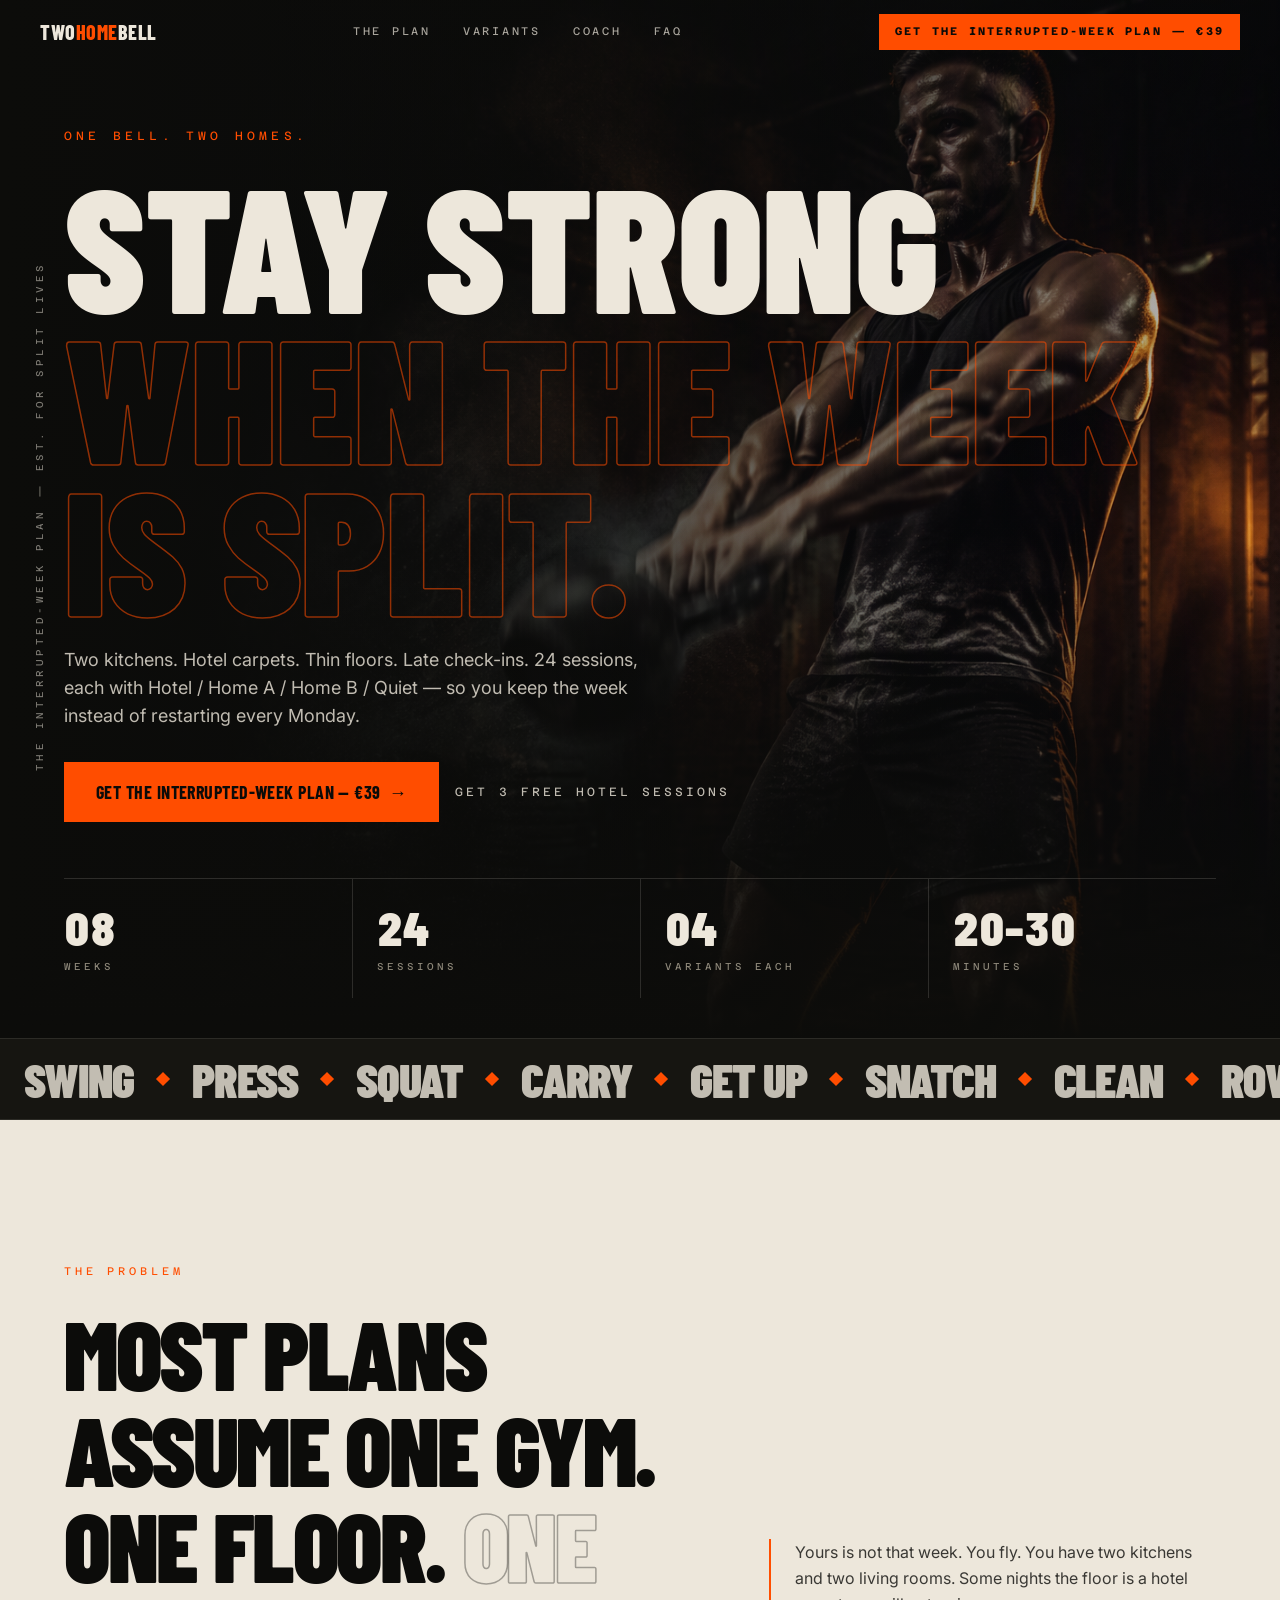
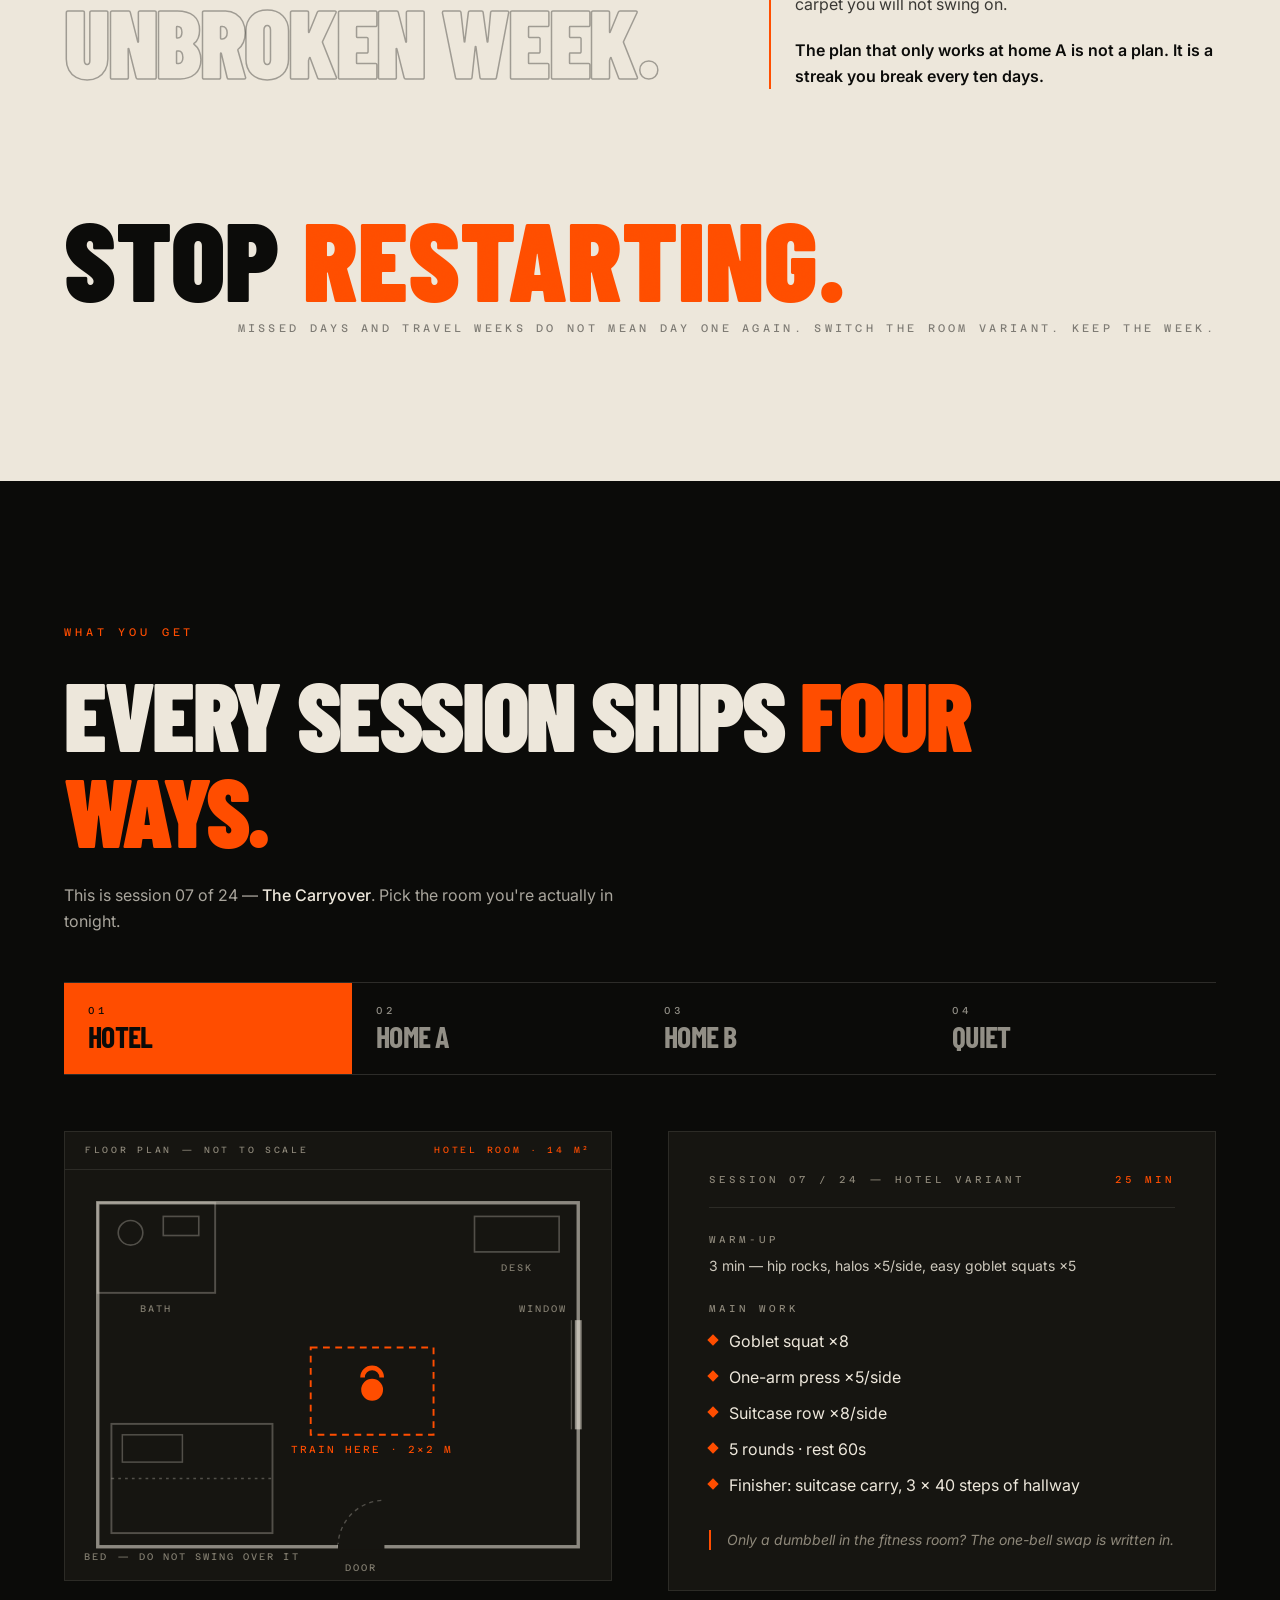
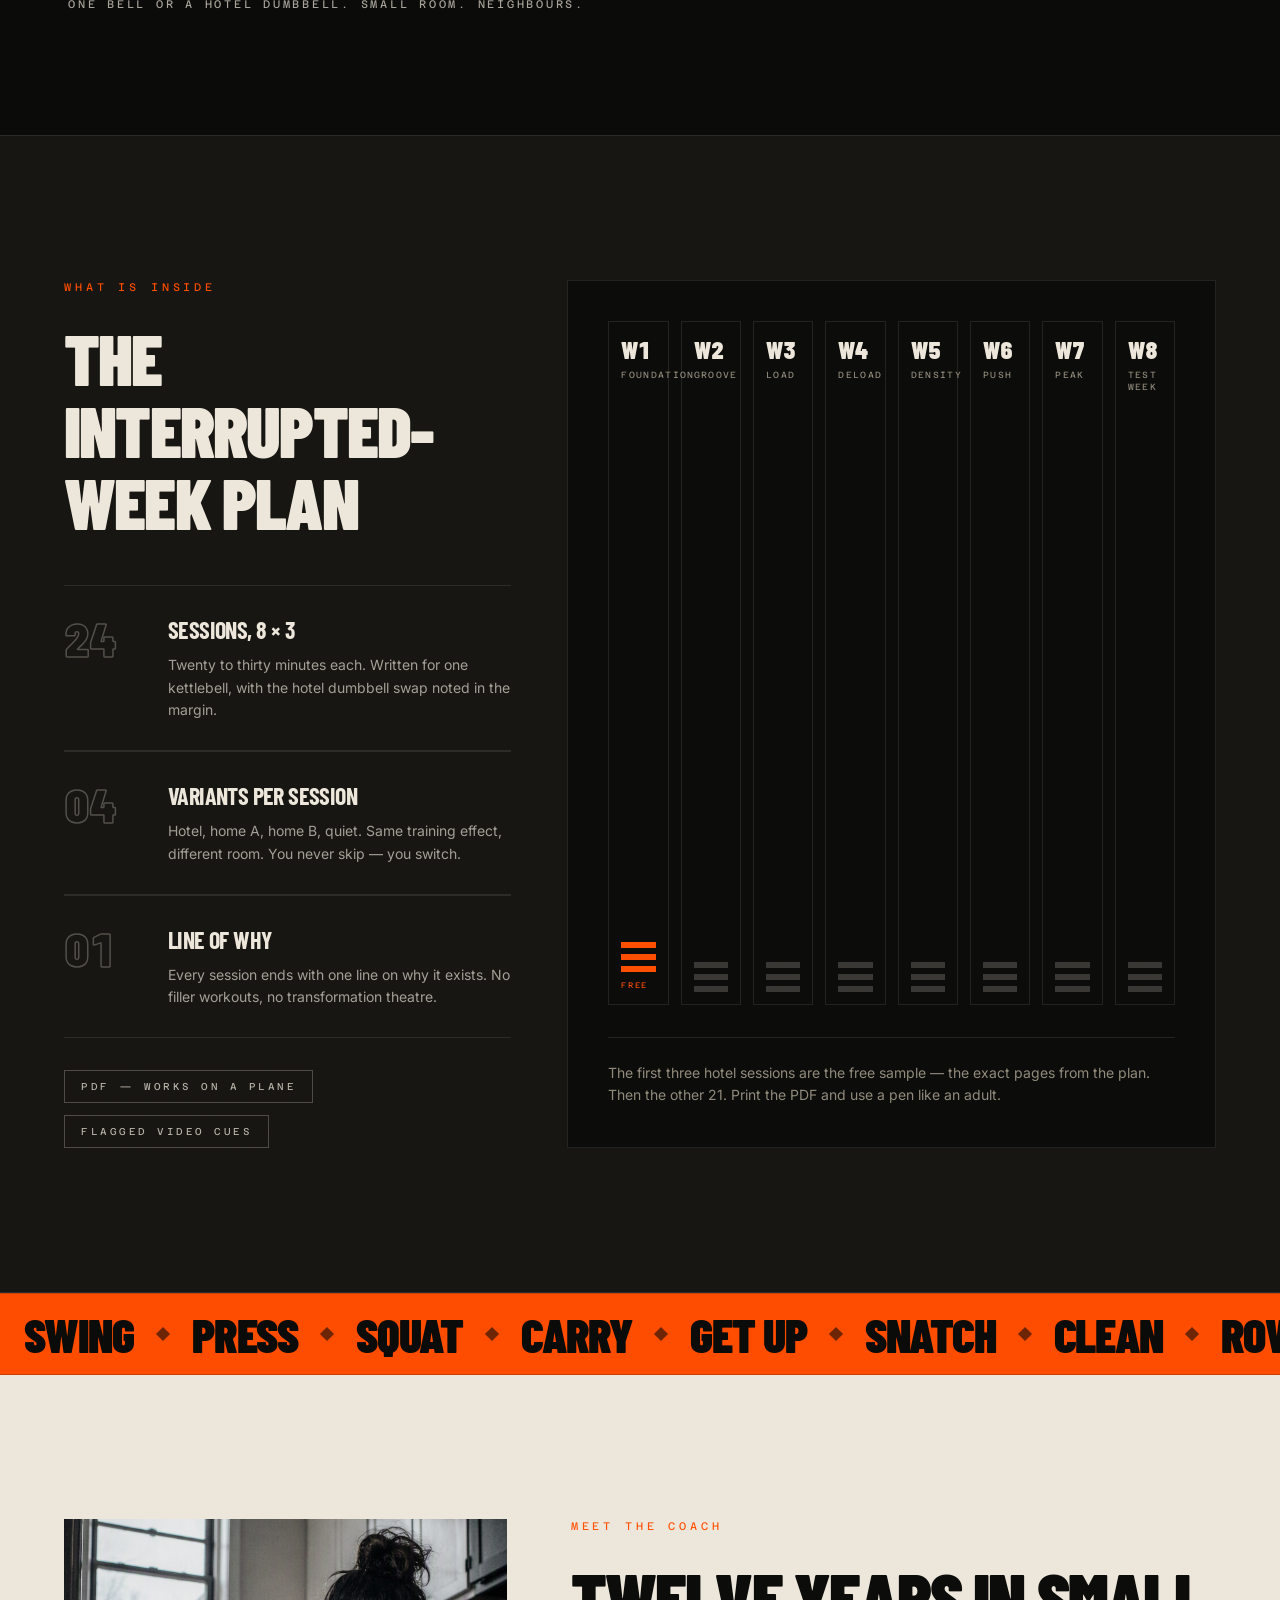
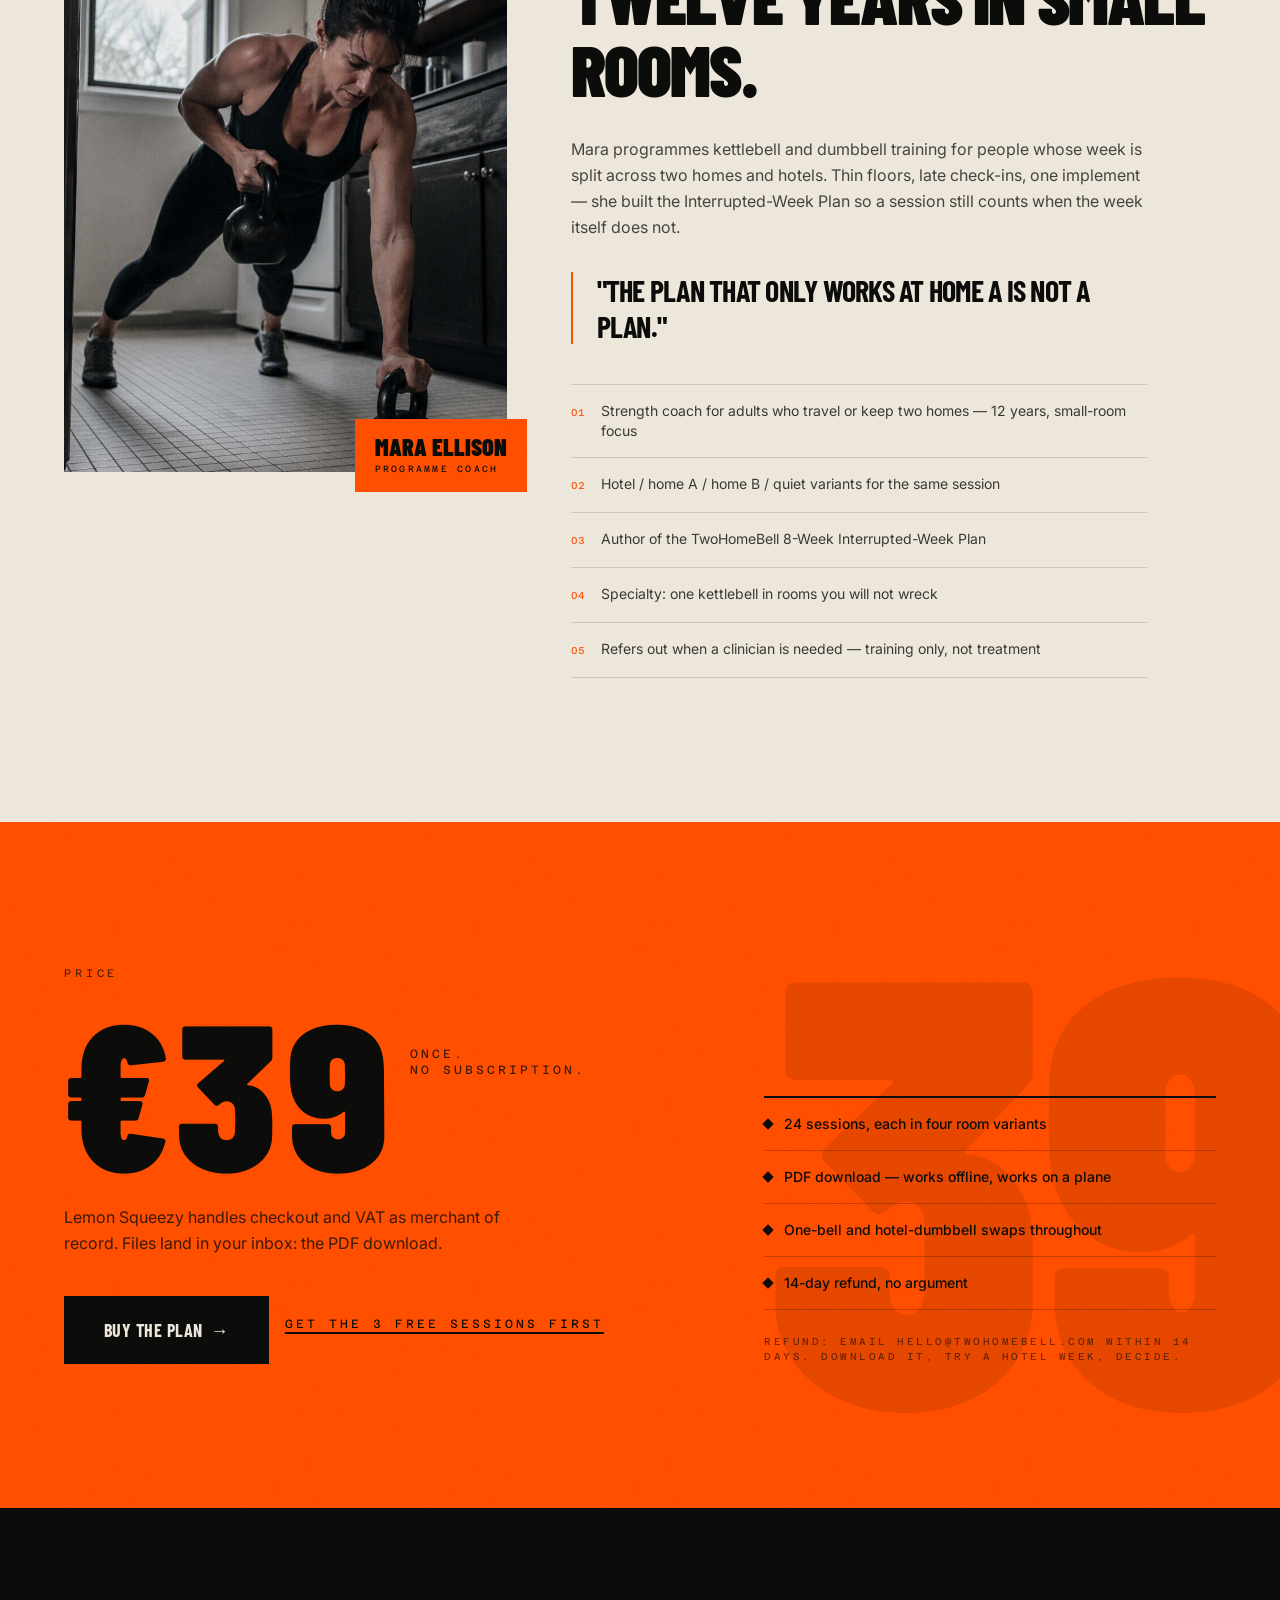
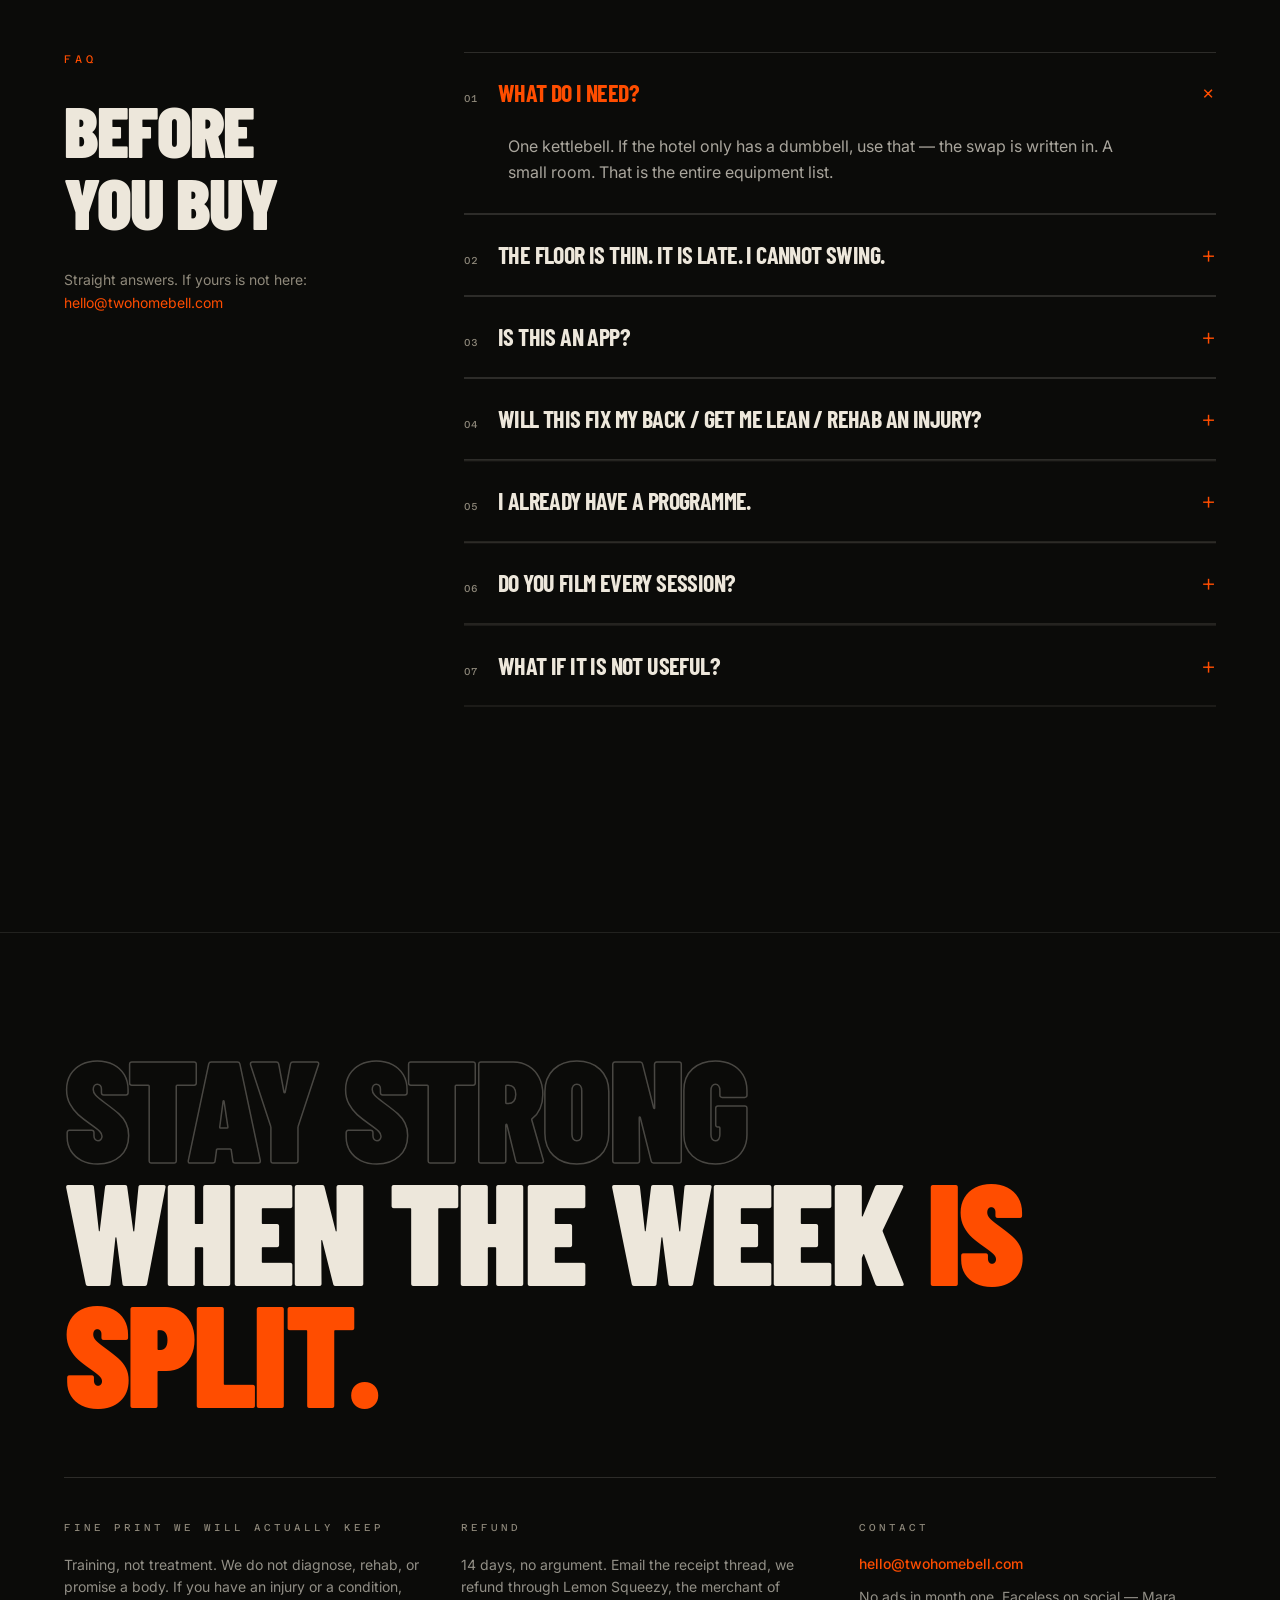
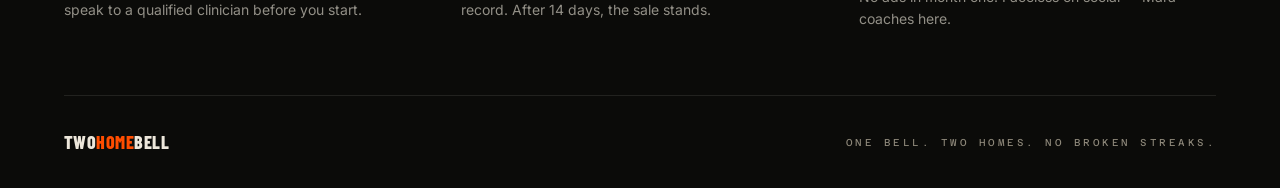
<file: index.html>
<!doctype html>
<html lang="en">
  <head>
    <meta charset="UTF-8" />
    <meta name="viewport" content="width=device-width, initial-scale=1.0" />
    <title>TwoHomeBell — Stay strong when the week is split</title>
    <meta name="description" content="8-week kettlebell plan for two homes, hotels, and thin floors. 24 sessions, Hotel / Home A / Home B / Quiet variants. One bell or a hotel dumbbell. €39 once." />
    <link rel="canonical" href="https://twohomebell.com/" />
    <link rel="icon" href="/favicon.png" />
    <link rel="apple-touch-icon" href="/favicon.png" />
    <link rel="icon" type="image/png" sizes="32x32" href="/favicon-32.png" />

    <meta property="og:type" content="website" />
    <meta property="og:url" content="https://twohomebell.com/" />
    <meta property="og:title" content="Stay strong when the week is split." />
    <meta property="og:description" content="One bell. Two homes. 8-Week Interrupted-Week Plan — 24 sessions, four room variants, €39." />
    <meta property="og:image" content="https://twohomebell.com/twohomebell-mark.png" />
    <meta property="og:locale" content="en_GB" />

    <meta name="twitter:card" content="summary_large_image" />
    <meta name="twitter:title" content="Stay strong when the week is split." />
    <meta name="twitter:description" content="One bell. Two homes. 8-Week Interrupted-Week Plan — €39." />
    <meta name="twitter:image" content="https://twohomebell.com/twohomebell-mark.png" />

    <script type="application/ld+json">
{
  "@context": "https://schema.org",
  "@type": "Product",
  "name": "8-Week Interrupted-Week Plan",
  "description": "An 8-week, 24-session one-kettlebell plan with Hotel, Home A, Home B, and Quiet variants for adults who travel or keep two homes.",
  "brand": { "@type": "Brand", "name": "TwoHomeBell" },
  "url": "https://twohomebell.com/",
  "image": "https://twohomebell.com/twohomebell-mark.png",
  "offers": {
    "@type": "Offer",
    "priceCurrency": "EUR",
    "price": "39.00",
    "availability": "https://schema.org/InStock",
    "url": "https://twohomebell.com/"
  }
}
    </script>
    <script type="application/ld+json">
{
  "@context": "https://schema.org",
  "@type": "FAQPage",
  "mainEntity": [
    {
      "@type": "Question",
      "name": "What do I need?",
      "acceptedAnswer": {
        "@type": "Answer",
        "text": "One kettlebell. If the hotel only has a dumbbell, use that — the swap is written in. A small room. That is the entire equipment list."
      }
    },
    {
      "@type": "Question",
      "name": "The floor is thin. It is late. I cannot swing.",
      "acceptedAnswer": {
        "@type": "Answer",
        "text": "Every session has a quiet variant with no swings, no jumps, no impact. Zero noise, same training effect. The session still counts at 11pm."
      }
    },
    {
      "@type": "Question",
      "name": "Is this an app?",
      "acceptedAnswer": {
        "@type": "Answer",
        "text": "No. A PDF that works offline, on a plane or in a basement gym."
      }
    },
    {
      "@type": "Question",
      "name": "Will this fix my back / get me lean / rehab an injury?",
      "acceptedAnswer": {
        "@type": "Answer",
        "text": "No. This is a training plan, not treatment, not a diet, not medical advice. If you have an injury or a condition, ask a qualified clinician before you start."
      }
    },
    {
      "@type": "Question",
      "name": "I already have a programme.",
      "acceptedAnswer": {
        "@type": "Answer",
        "text": "Use this on the weeks you travel. That is the job. Your main programme resumes when you are back on your own floor."
      }
    },
    {
      "@type": "Question",
      "name": "Do you film every session?",
      "acceptedAnswer": {
        "@type": "Answer",
        "text": "A few movements get a short video — the get-up, the snatch, a clean if the PDF still looks like a shrug. Those are flagged in the plan. The rest is text and the mark."
      }
    },
    {
      "@type": "Question",
      "name": "What if it is not useful?",
      "acceptedAnswer": {
        "@type": "Answer",
        "text": "Email hello@twohomebell.com within 14 days and we refund the €39 through Lemon Squeezy. Download it, try a hotel week, then decide. We do not refund because you skipped sessions."
      }
    },
    {
      "@type": "Question",
      "name": "Can I share the PDF?",
      "acceptedAnswer": {
        "@type": "Answer",
        "text": "No — one purchase, one person. Forward the free 3-session sample instead."
      }
    }
  ]
}
    </script>
    <link rel="preconnect" href="https://fonts.googleapis.com" />
    <link rel="preconnect" href="https://fonts.gstatic.com" crossorigin />
    <link href="https://fonts.googleapis.com/css2?family=Barlow+Condensed:wght@500;600;700;800;900&family=Inter:wght@400;500;600&family=Azeret+Mono:wght@400;500;700&display=swap" rel="stylesheet" />
    <script type="module" crossorigin src="./assets/index-tDzNH8sx.js"></script>
    <link rel="stylesheet" crossorigin href="./assets/index-CwVmpcyX.css">
    <script data-goatcounter="https://twohomebell.goatcounter.com/count"
          async src="https://gc.zgo.at/count.js"></script>
</head>
  <body>
    <div id="root"></div>
  </body>
</html>
</file>
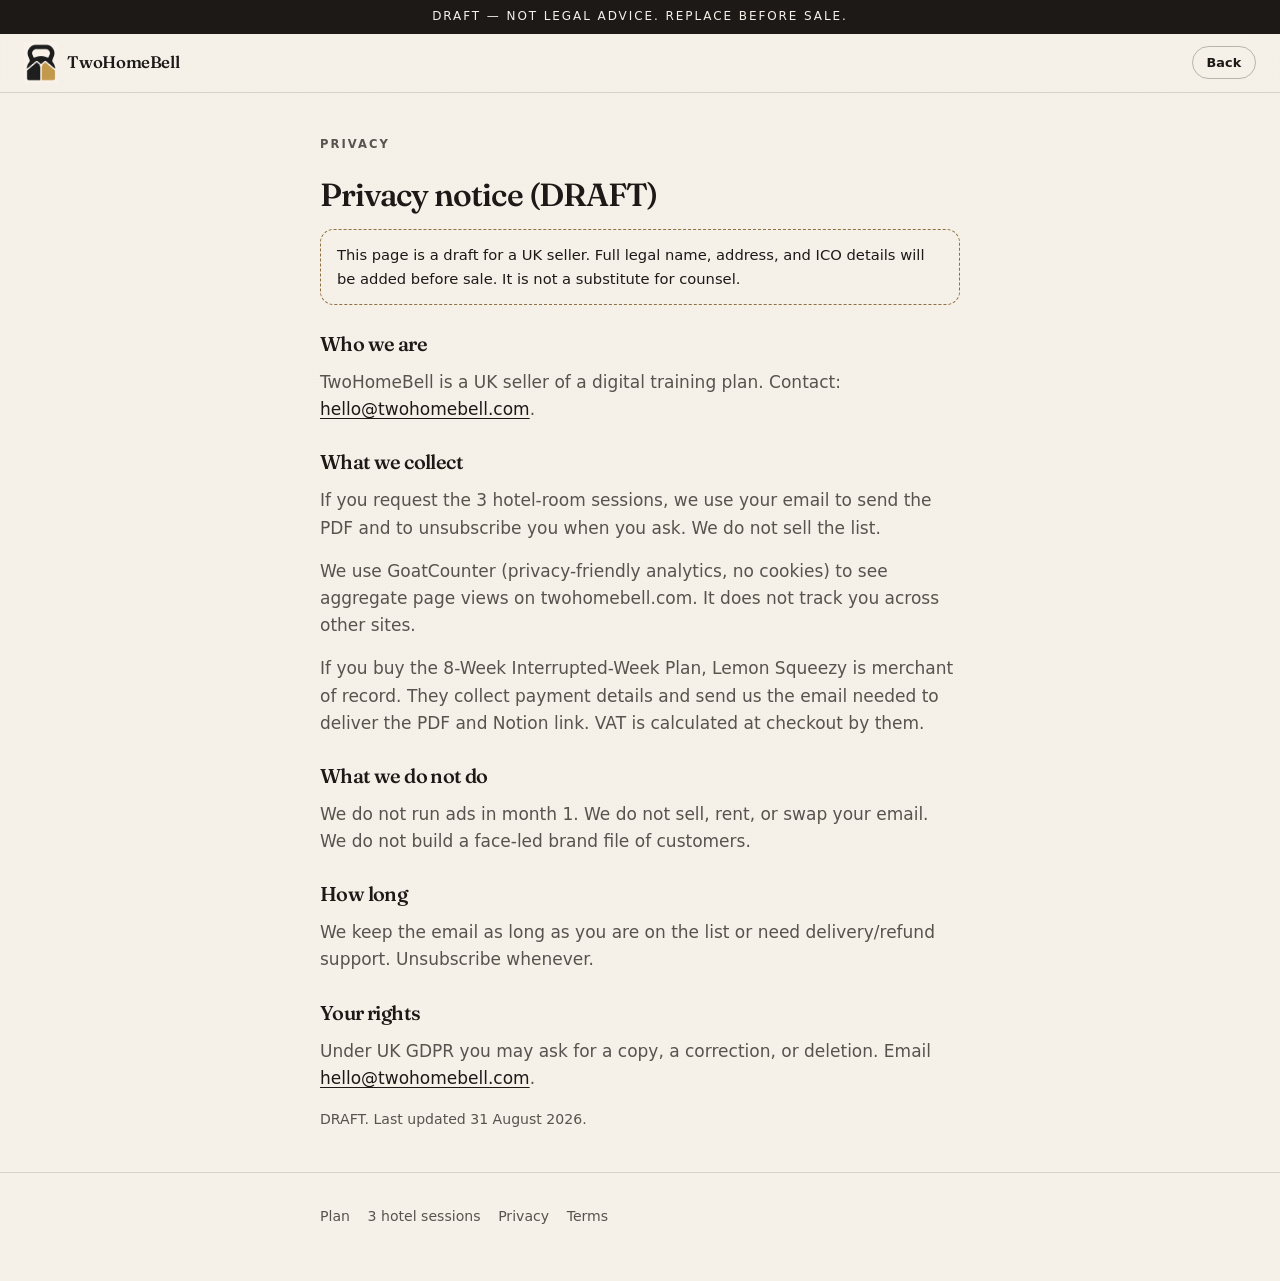
<file: privacy.html>
<!DOCTYPE html>
<html lang="en-GB">
<head>
  <meta charset="utf-8">
  <meta name="viewport" content="width=device-width, initial-scale=1">
  <title>Privacy (DRAFT) — TwoHomeBell</title>
  <link rel="icon" type="image/png" href="favicon.png">
  <meta name="robots" content="noindex">
  <meta name="theme-color" content="#F5F0E8">
  <link rel="preconnect" href="https://fonts.googleapis.com">
  <link rel="preconnect" href="https://fonts.gstatic.com" crossorigin>
  <link href="https://fonts.googleapis.com/css2?family=Fraunces:ital,opsz,wght@0,144,500;0,144,600;1,144,500&display=swap" rel="stylesheet">
  <link rel="stylesheet" href="styles.css">
  <script data-goatcounter="https://twohomebell.goatcounter.com/count"
          async src="https://gc.zgo.at/count.js"></script>
</head>
<body>
  <div class="draft-banner">Draft — not legal advice. Replace before sale.</div>
  <header class="site-header">
    <a class="brand" href="index.html">
      <img src="logo.png" alt="" width="40" height="48">
      <span class="brand-name">TwoHomeBell</span>
    </a>
    <a class="btn btn-ghost btn-small" href="index.html">Back</a>
  </header>
  <main id="main" class="section legal">
    <div class="wrap prose">
      <p class="kicker">Privacy</p>
      <h1>Privacy notice (DRAFT)</h1>
      <div class="note-box">This page is a draft for a UK seller. Full legal name, address, and ICO details will be added before sale. It is not a substitute for counsel.</div>
      <h2>Who we are</h2>
      <p>TwoHomeBell is a UK seller of a digital training plan. Contact: <a href="mailto:hello@twohomebell.com">hello@twohomebell.com</a>.</p>
      <h2>What we collect</h2>
      <p>If you request the 3 hotel-room sessions, we use your email to send the PDF and to unsubscribe you when you ask. We do not sell the list.</p>
      <p>We use GoatCounter (privacy-friendly analytics, no cookies) to see aggregate page views on twohomebell.com. It does not track you across other sites.</p>

      <p>If you buy the 8-Week Interrupted-Week Plan, Lemon Squeezy is merchant of record. They collect payment details and send us the email needed to deliver the PDF and Notion link. VAT is calculated at checkout by them.</p>
      <h2>What we do not do</h2>
      <p>We do not run ads in month 1. We do not sell, rent, or swap your email. We do not build a face-led brand file of customers.</p>
      <h2>How long</h2>
      <p>We keep the email as long as you are on the list or need delivery/refund support. Unsubscribe whenever.</p>
      <h2>Your rights</h2>
      <p>Under UK GDPR you may ask for a copy, a correction, or deletion. Email <a href="mailto:hello@twohomebell.com">hello@twohomebell.com</a>.</p>
      <p class="small">DRAFT. Last updated 31 August 2026.</p>
    </div>
  </main>
  <footer class="site-footer">
    <div class="wrap">
      <nav>
        <a href="index.html">Plan</a>
        <a href="start.html">3 hotel sessions</a>
        <a href="privacy.html">Privacy</a>
        <a href="terms.html">Terms</a>
      </nav>
    </div>
  </footer>
</body>
</html>
</file>
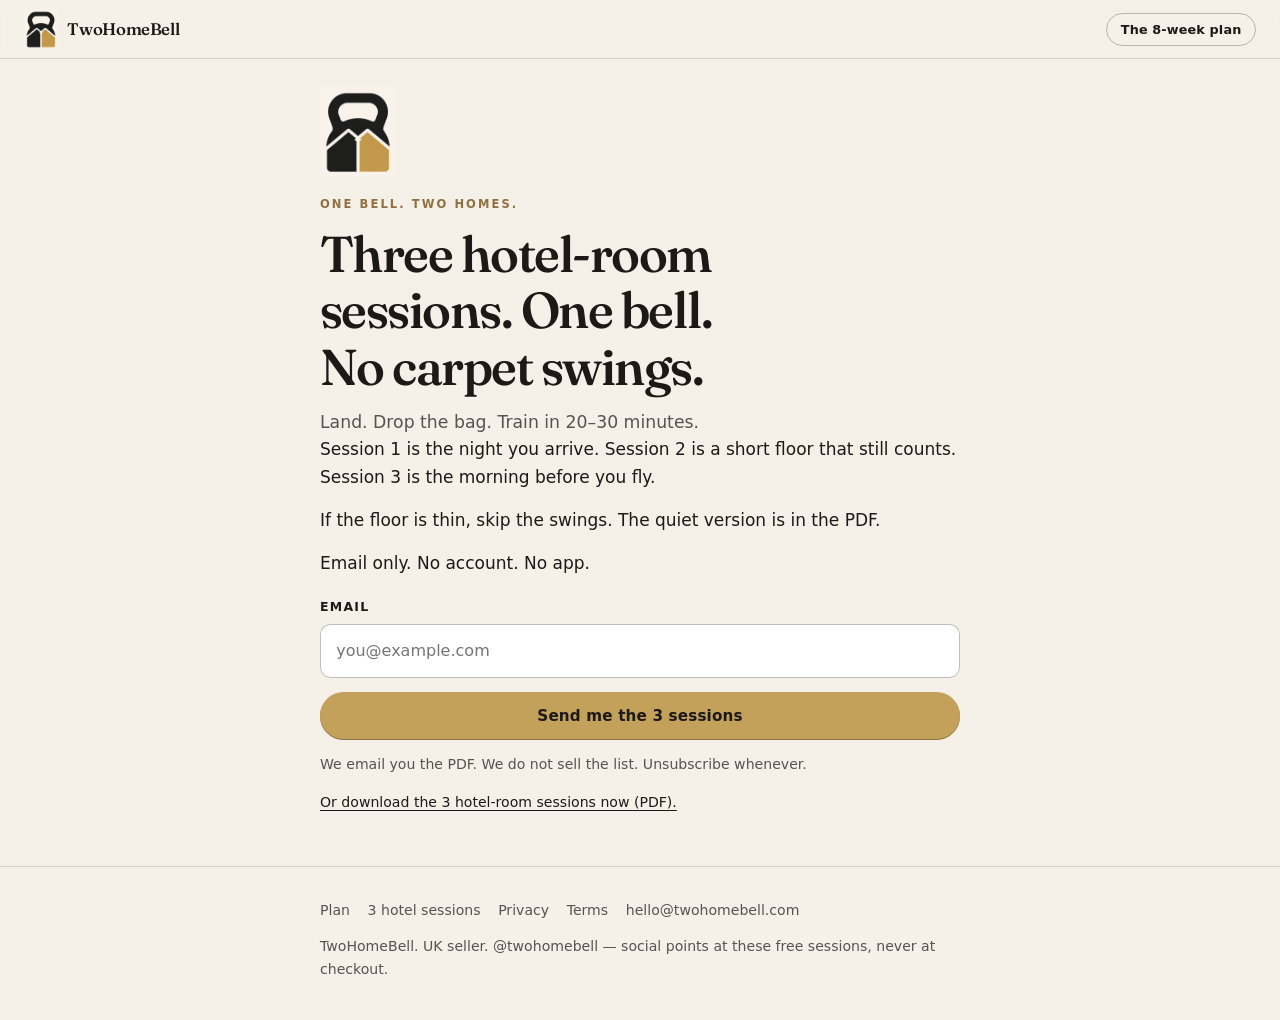
<file: start.html>
<!DOCTYPE html>
<html lang="en-GB">
<head>
  <meta charset="utf-8">
  <meta name="viewport" content="width=device-width, initial-scale=1">
  <title>Three hotel-room sessions — TwoHomeBell</title>
  <meta name="description" content="Three hotel-room sessions. One bell. No carpet swings. Email only. No account. No app.">
  <link rel="canonical" href="https://twohomebell.com/start.html">
  <link rel="icon" type="image/png" href="favicon.png">
  <link rel="apple-touch-icon" href="favicon.png">
  <meta property="og:title" content="Three hotel-room sessions — TwoHomeBell">
  <meta property="og:description" content="Three hotel-room sessions. One bell. No carpet swings. Email only. No account. No app.">
  <meta property="og:url" content="https://twohomebell.com/start.html">
  <meta property="og:type" content="website">
  <meta property="og:image" content="https://twohomebell.com/twohomebell-mark.png">
  <meta name="twitter:card" content="summary_large_image">
  <meta name="twitter:title" content="Three hotel-room sessions — TwoHomeBell">
  <meta name="twitter:description" content="Three hotel-room sessions. One bell. No carpet swings.">
  <meta name="twitter:image" content="https://twohomebell.com/twohomebell-mark.png">
  <meta name="theme-color" content="#F5F0E8">
  <link rel="preconnect" href="https://fonts.googleapis.com">
  <link rel="preconnect" href="https://fonts.gstatic.com" crossorigin>
  <link href="https://fonts.googleapis.com/css2?family=Fraunces:ital,opsz,wght@0,144,500;0,144,600;1,144,500&display=swap" rel="stylesheet">
  <link rel="stylesheet" href="styles.css">
  <script data-goatcounter="https://twohomebell.goatcounter.com/count"
          async src="https://gc.zgo.at/count.js"></script>
</head>
<body>
  <a class="skip" href="#main">Skip to content</a>
  <header class="site-header">
    <a class="brand" href="index.html">
      <img src="logo.png" alt="" width="40" height="48">
      <span class="brand-name">TwoHomeBell</span>
    </a>
    <a class="btn btn-ghost btn-small header-cta" href="index.html">The 8-week plan</a>
  </header>

  <main id="main">
    <section class="hero">
      <div class="wrap">
        <img class="hero-mark" src="logo.png" alt="" width="76" height="90">
        <p class="kicker">One bell. Two homes.</p>
        <h1>Three hotel-room sessions. One bell. No carpet swings.</h1>
        <p class="lead">Land. Drop the bag. Train in 20–30 minutes.</p>
        <p>Session 1 is the night you arrive. Session 2 is a short floor that still counts. Session 3 is the morning before you fly.</p>
        <p>If the floor is thin, skip the swings. The quiet version is in the PDF.</p>
        <p>Email only. No account. No app.</p>

        <form id="lead-form" action="https://formsubmit.co/olivierplante@gmail.com" method="POST">
          <input type="hidden" name="_subject" value="TwoHomeBell lead">
          <input type="hidden" name="_template" value="table">
          <input type="hidden" name="_next" value="https://twohomebell.com/start.html?sent=1">
          <input type="hidden" name="_captcha" value="false">
          <input type="text" name="_honey" style="display:none" tabindex="-1" autocomplete="off">
          <label for="email">Email</label>
          <input id="email" name="email" type="email" autocomplete="email" required placeholder="you@example.com">
          <button class="btn btn-primary btn-block" type="submit">Send me the 3 sessions</button>
          <p class="small" style="margin-top:0.85rem">We email you the PDF. We do not sell the list. Unsubscribe whenever.</p>
        </form>
        <p class="small" style="margin-top:1rem"><a href="three-hotel-sessions.pdf">Or download the 3 hotel-room sessions now (PDF).</a></p>

        <div class="success" id="lead-success" tabindex="-1" role="status">
          <p><strong>Sent.</strong> Check the inbox (and promotions).</p>
          <p><a href="three-hotel-sessions.pdf">Download the 3 hotel-room sessions (PDF)</a></p>
          <p>If the three sessions fit, the full 8 weeks add home A, home B, and a tracker — €39, 14-day refund.</p>
          <div class="btn-row">
            <a class="btn btn-primary" href="https://twohomebell.lemonsqueezy.com/checkout/buy/475b71ad-5f61-4d6c-b18d-e6dd599d90e5">Get the 8-week plan</a>
          </div>
        </div>
      </div>
    </section>
  </main>

  <footer class="site-footer">
    <div class="wrap">
      <nav aria-label="Footer">
        <a href="index.html">Plan</a>
        <a href="start.html">3 hotel sessions</a>
        <a href="privacy.html">Privacy</a>
        <a href="terms.html">Terms</a>
        <a href="mailto:hello@twohomebell.com">hello@twohomebell.com</a>
      </nav>
      <p>TwoHomeBell. UK seller. @twohomebell — social points at these free sessions, never at checkout.</p>
    </div>
  </footer>
  <script src="script.js"></script>
</body>
</html>
</file>
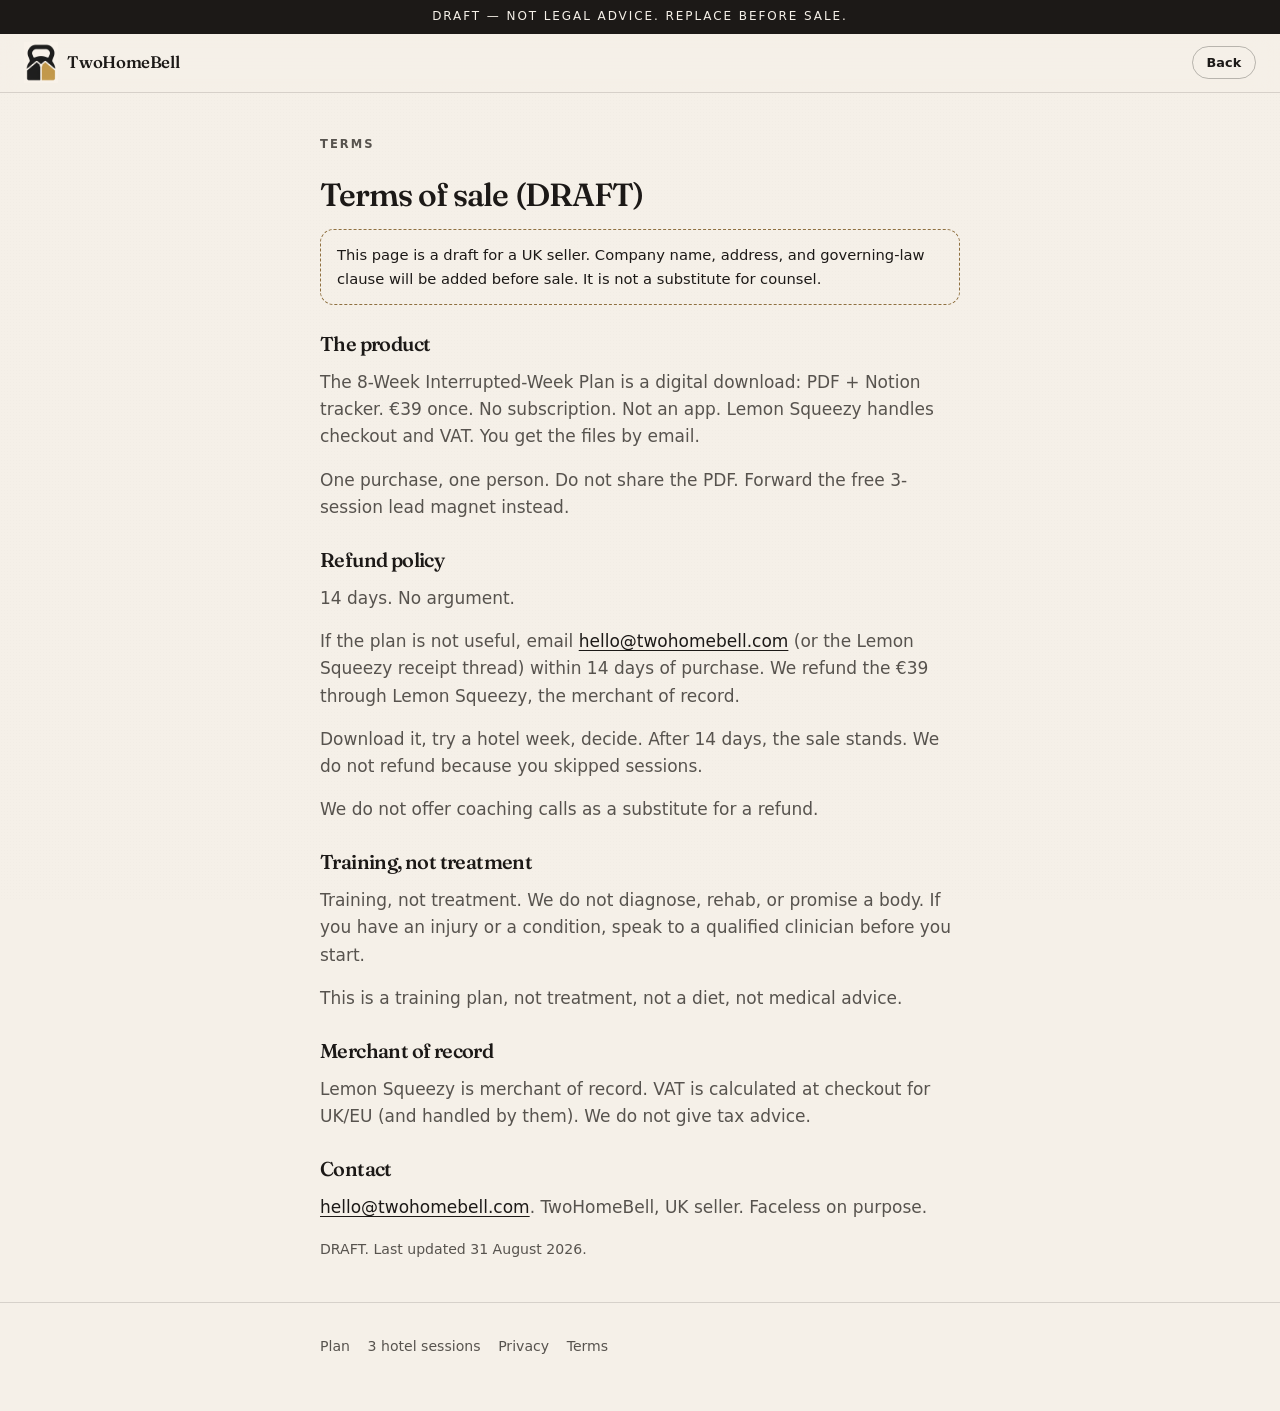
<file: terms.html>
<!DOCTYPE html>
<html lang="en-GB">
<head>
  <meta charset="utf-8">
  <meta name="viewport" content="width=device-width, initial-scale=1">
  <title>Terms (DRAFT) — TwoHomeBell</title>
  <link rel="icon" type="image/png" href="favicon.png">
  <meta name="robots" content="noindex">
  <meta name="theme-color" content="#F5F0E8">
  <link rel="preconnect" href="https://fonts.googleapis.com">
  <link rel="preconnect" href="https://fonts.gstatic.com" crossorigin>
  <link href="https://fonts.googleapis.com/css2?family=Fraunces:ital,opsz,wght@0,144,500;0,144,600;1,144,500&display=swap" rel="stylesheet">
  <link rel="stylesheet" href="styles.css">
  <script data-goatcounter="https://twohomebell.goatcounter.com/count"
          async src="https://gc.zgo.at/count.js"></script>
</head>
<body>
  <div class="draft-banner">Draft — not legal advice. Replace before sale.</div>
  <header class="site-header">
    <a class="brand" href="index.html">
      <img src="logo.png" alt="" width="40" height="48">
      <span class="brand-name">TwoHomeBell</span>
    </a>
    <a class="btn btn-ghost btn-small" href="index.html">Back</a>
  </header>
  <main id="main" class="section legal">
    <div class="wrap prose">
      <p class="kicker">Terms</p>
      <h1>Terms of sale (DRAFT)</h1>
      <div class="note-box">This page is a draft for a UK seller. Company name, address, and governing-law clause will be added before sale. It is not a substitute for counsel.</div>

      <h2>The product</h2>
      <p>The 8-Week Interrupted-Week Plan is a digital download: PDF + Notion tracker. €39 once. No subscription. Not an app. Lemon Squeezy handles checkout and VAT. You get the files by email.</p>
      <p>One purchase, one person. Do not share the PDF. Forward the free 3-session lead magnet instead.</p>

      <h2>Refund policy</h2>
      <p>14 days. No argument.</p>
      <p>If the plan is not useful, email <a href="mailto:hello@twohomebell.com">hello@twohomebell.com</a> (or the Lemon Squeezy receipt thread) within 14 days of purchase. We refund the €39 through Lemon Squeezy, the merchant of record.</p>
      <p>Download it, try a hotel week, decide. After 14 days, the sale stands. We do not refund because you skipped sessions.</p>
      <p>We do not offer coaching calls as a substitute for a refund.</p>

      <h2>Training, not treatment</h2>
      <p>Training, not treatment. We do not diagnose, rehab, or promise a body. If you have an injury or a condition, speak to a qualified clinician before you start.</p>
      <p>This is a training plan, not treatment, not a diet, not medical advice.</p>

      <h2>Merchant of record</h2>
      <p>Lemon Squeezy is merchant of record. VAT is calculated at checkout for UK/EU (and handled by them). We do not give tax advice.</p>

      <h2>Contact</h2>
      <p><a href="mailto:hello@twohomebell.com">hello@twohomebell.com</a>. TwoHomeBell, UK seller. Faceless on purpose.</p>
      <p class="small">DRAFT. Last updated 31 August 2026.</p>
    </div>
  </main>
  <footer class="site-footer">
    <div class="wrap">
      <nav>
        <a href="index.html">Plan</a>
        <a href="start.html">3 hotel sessions</a>
        <a href="privacy.html">Privacy</a>
        <a href="terms.html">Terms</a>
      </nav>
    </div>
  </footer>
</body>
</html>
</file>
<file: assets/index-CwVmpcyX.css>
*,:before,:after{--tw-border-spacing-x: 0;--tw-border-spacing-y: 0;--tw-translate-x: 0;--tw-translate-y: 0;--tw-rotate: 0;--tw-skew-x: 0;--tw-skew-y: 0;--tw-scale-x: 1;--tw-scale-y: 1;--tw-pan-x: ;--tw-pan-y: ;--tw-pinch-zoom: ;--tw-scroll-snap-strictness: proximity;--tw-gradient-from-position: ;--tw-gradient-via-position: ;--tw-gradient-to-position: ;--tw-ordinal: ;--tw-slashed-zero: ;--tw-numeric-figure: ;--tw-numeric-spacing: ;--tw-numeric-fraction: ;--tw-ring-inset: ;--tw-ring-offset-width: 0px;--tw-ring-offset-color: #fff;--tw-ring-color: rgb(59 130 246 / .5);--tw-ring-offset-shadow: 0 0 #0000;--tw-ring-shadow: 0 0 #0000;--tw-shadow: 0 0 #0000;--tw-shadow-colored: 0 0 #0000;--tw-blur: ;--tw-brightness: ;--tw-contrast: ;--tw-grayscale: ;--tw-hue-rotate: ;--tw-invert: ;--tw-saturate: ;--tw-sepia: ;--tw-drop-shadow: ;--tw-backdrop-blur: ;--tw-backdrop-brightness: ;--tw-backdrop-contrast: ;--tw-backdrop-grayscale: ;--tw-backdrop-hue-rotate: ;--tw-backdrop-invert: ;--tw-backdrop-opacity: ;--tw-backdrop-saturate: ;--tw-backdrop-sepia: ;--tw-contain-size: ;--tw-contain-layout: ;--tw-contain-paint: ;--tw-contain-style: }::backdrop{--tw-border-spacing-x: 0;--tw-border-spacing-y: 0;--tw-translate-x: 0;--tw-translate-y: 0;--tw-rotate: 0;--tw-skew-x: 0;--tw-skew-y: 0;--tw-scale-x: 1;--tw-scale-y: 1;--tw-pan-x: ;--tw-pan-y: ;--tw-pinch-zoom: ;--tw-scroll-snap-strictness: proximity;--tw-gradient-from-position: ;--tw-gradient-via-position: ;--tw-gradient-to-position: ;--tw-ordinal: ;--tw-slashed-zero: ;--tw-numeric-figure: ;--tw-numeric-spacing: ;--tw-numeric-fraction: ;--tw-ring-inset: ;--tw-ring-offset-width: 0px;--tw-ring-offset-color: #fff;--tw-ring-color: rgb(59 130 246 / .5);--tw-ring-offset-shadow: 0 0 #0000;--tw-ring-shadow: 0 0 #0000;--tw-shadow: 0 0 #0000;--tw-shadow-colored: 0 0 #0000;--tw-blur: ;--tw-brightness: ;--tw-contrast: ;--tw-grayscale: ;--tw-hue-rotate: ;--tw-invert: ;--tw-saturate: ;--tw-sepia: ;--tw-drop-shadow: ;--tw-backdrop-blur: ;--tw-backdrop-brightness: ;--tw-backdrop-contrast: ;--tw-backdrop-grayscale: ;--tw-backdrop-hue-rotate: ;--tw-backdrop-invert: ;--tw-backdrop-opacity: ;--tw-backdrop-saturate: ;--tw-backdrop-sepia: ;--tw-contain-size: ;--tw-contain-layout: ;--tw-contain-paint: ;--tw-contain-style: }*,:before,:after{box-sizing:border-box;border-width:0;border-style:solid;border-color:#e5e7eb}:before,:after{--tw-content: ""}html,:host{line-height:1.5;-webkit-text-size-adjust:100%;-moz-tab-size:4;-o-tab-size:4;tab-size:4;font-family:ui-sans-serif,system-ui,sans-serif,"Apple Color Emoji","Segoe UI Emoji",Segoe UI Symbol,"Noto Color Emoji";font-feature-settings:normal;font-variation-settings:normal;-webkit-tap-highlight-color:transparent}body{margin:0;line-height:inherit}hr{height:0;color:inherit;border-top-width:1px}abbr:where([title]){-webkit-text-decoration:underline dotted;text-decoration:underline dotted}h1,h2,h3,h4,h5,h6{font-size:inherit;font-weight:inherit}a{color:inherit;text-decoration:inherit}b,strong{font-weight:bolder}code,kbd,samp,pre{font-family:Azeret Mono,monospace;font-feature-settings:normal;font-variation-settings:normal;font-size:1em}small{font-size:80%}sub,sup{font-size:75%;line-height:0;position:relative;vertical-align:baseline}sub{bottom:-.25em}sup{top:-.5em}table{text-indent:0;border-color:inherit;border-collapse:collapse}button,input,optgroup,select,textarea{font-family:inherit;font-feature-settings:inherit;font-variation-settings:inherit;font-size:100%;font-weight:inherit;line-height:inherit;letter-spacing:inherit;color:inherit;margin:0;padding:0}button,select{text-transform:none}button,input:where([type=button]),input:where([type=reset]),input:where([type=submit]){-webkit-appearance:button;background-color:transparent;background-image:none}:-moz-focusring{outline:auto}:-moz-ui-invalid{box-shadow:none}progress{vertical-align:baseline}::-webkit-inner-spin-button,::-webkit-outer-spin-button{height:auto}[type=search]{-webkit-appearance:textfield;outline-offset:-2px}::-webkit-search-decoration{-webkit-appearance:none}::-webkit-file-upload-button{-webkit-appearance:button;font:inherit}summary{display:list-item}blockquote,dl,dd,h1,h2,h3,h4,h5,h6,hr,figure,p,pre{margin:0}fieldset{margin:0;padding:0}legend{padding:0}ol,ul,menu{list-style:none;margin:0;padding:0}dialog{padding:0}textarea{resize:vertical}input::-moz-placeholder,textarea::-moz-placeholder{opacity:1;color:#9ca3af}input::placeholder,textarea::placeholder{opacity:1;color:#9ca3af}button,[role=button]{cursor:pointer}:disabled{cursor:default}img,svg,video,canvas,audio,iframe,embed,object{display:block;vertical-align:middle}img,video{max-width:100%;height:auto}[hidden]:where(:not([hidden=until-found])){display:none}.sr-only{position:absolute;width:1px;height:1px;padding:0;margin:-1px;overflow:hidden;clip:rect(0,0,0,0);white-space:nowrap;border-width:0}.pointer-events-none{pointer-events:none}.visible{visibility:visible}.invisible{visibility:hidden}.fixed{position:fixed}.absolute{position:absolute}.relative{position:relative}.inset-0{inset:0}.inset-x-0{left:0;right:0}.inset-y-0{top:0;bottom:0}.-bottom-12{bottom:-3rem}.-bottom-5{bottom:-1.25rem}.-left-12{left:-3rem}.-right-10{right:-2.5rem}.-right-12{right:-3rem}.-right-3{right:-.75rem}.-top-12{top:-3rem}.bottom-0{bottom:0}.left-0{left:0}.left-1\/2{left:50%}.left-2{left:.5rem}.left-5{left:1.25rem}.left-\[50\%\]{left:50%}.right-0{right:0}.right-1{right:.25rem}.right-2{right:.5rem}.right-3{right:.75rem}.right-4{right:1rem}.top-0{top:0}.top-1\.5{top:.375rem}.top-1\/2{top:50%}.top-3\.5{top:.875rem}.top-4{top:1rem}.top-\[1px\]{top:1px}.top-\[50\%\]{top:50%}.top-\[60\%\]{top:60%}.top-full{top:100%}.isolate{isolation:isolate}.z-10{z-index:10}.z-20{z-index:20}.z-50{z-index:50}.z-\[1\]{z-index:1}.order-first{order:-9999}.order-last{order:9999}.col-start-2{grid-column-start:2}.row-span-2{grid-row:span 2 / span 2}.row-start-1{grid-row-start:1}.\!m-0{margin:0!important}.-mx-1{margin-left:-.25rem;margin-right:-.25rem}.-my-2{margin-top:-.5rem;margin-bottom:-.5rem}.mx-2{margin-left:.5rem;margin-right:.5rem}.mx-3\.5{margin-left:.875rem;margin-right:.875rem}.mx-auto{margin-left:auto;margin-right:auto}.my-0{margin-top:0;margin-bottom:0}.my-0\.5{margin-top:.125rem;margin-bottom:.125rem}.my-1{margin-top:.25rem;margin-bottom:.25rem}.-ml-4{margin-left:-1rem}.-mt-4{margin-top:-1rem}.mb-2{margin-bottom:.5rem}.mb-3{margin-bottom:.75rem}.mb-4{margin-bottom:1rem}.mb-6{margin-bottom:1.5rem}.mb-8{margin-bottom:2rem}.ml-1{margin-left:.25rem}.ml-2{margin-left:.5rem}.ml-4{margin-left:1rem}.ml-auto{margin-left:auto}.mt-0\.5{margin-top:.125rem}.mt-1{margin-top:.25rem}.mt-1\.5{margin-top:.375rem}.mt-10{margin-top:2.5rem}.mt-12{margin-top:3rem}.mt-14{margin-top:3.5rem}.mt-16{margin-top:4rem}.mt-2{margin-top:.5rem}.mt-20{margin-top:5rem}.mt-3{margin-top:.75rem}.mt-4{margin-top:1rem}.mt-6{margin-top:1.5rem}.mt-8{margin-top:2rem}.mt-auto{margin-top:auto}.line-clamp-1{overflow:hidden;display:-webkit-box;-webkit-box-orient:vertical;-webkit-line-clamp:1}.line-clamp-2{overflow:hidden;display:-webkit-box;-webkit-box-orient:vertical;-webkit-line-clamp:2}.block{display:block}.inline-block{display:inline-block}.flex{display:flex}.inline-flex{display:inline-flex}.table{display:table}.table-caption{display:table-caption}.table-cell{display:table-cell}.table-row{display:table-row}.grid{display:grid}.hidden{display:none}.aspect-\[4\/5\]{aspect-ratio:4/5}.aspect-square{aspect-ratio:1 / 1}.aspect-video{aspect-ratio:16 / 9}.size-10{width:2.5rem;height:2.5rem}.size-2{width:.5rem;height:.5rem}.size-2\.5{width:.625rem;height:.625rem}.size-3{width:.75rem;height:.75rem}.size-3\.5{width:.875rem;height:.875rem}.size-4{width:1rem;height:1rem}.size-6{width:1.5rem;height:1.5rem}.size-7{width:1.75rem;height:1.75rem}.size-8{width:2rem;height:2rem}.size-9{width:2.25rem;height:2.25rem}.size-auto{width:auto;height:auto}.size-full{width:100%;height:100%}.h-1\.5{height:.375rem}.h-10{height:2.5rem}.h-12{height:3rem}.h-16{height:4rem}.h-2{height:.5rem}.h-2\.5{height:.625rem}.h-4{height:1rem}.h-5{height:1.25rem}.h-6{height:1.5rem}.h-7{height:1.75rem}.h-8{height:2rem}.h-9{height:2.25rem}.h-\[1\.15rem\]{height:1.15rem}.h-\[calc\(100\%-1px\)\]{height:calc(100% - 1px)}.h-\[var\(--radix-navigation-menu-viewport-height\)\]{height:var(--radix-navigation-menu-viewport-height)}.h-\[var\(--radix-select-trigger-height\)\]{height:var(--radix-select-trigger-height)}.h-auto{height:auto}.h-full{height:100%}.h-px{height:1px}.h-svh{height:100svh}.max-h-\[300px\]{max-height:300px}.min-h-0{min-height:0px}.min-h-16{min-height:4rem}.min-h-4{min-height:1rem}.min-h-\[300px\]{min-height:300px}.min-h-screen{min-height:100vh}.min-h-svh{min-height:100svh}.w-0{width:0px}.w-1{width:.25rem}.w-2{width:.5rem}.w-2\.5{width:.625rem}.w-20{width:5rem}.w-3{width:.75rem}.w-3\/4{width:75%}.w-4{width:1rem}.w-5{width:1.25rem}.w-64{width:16rem}.w-72{width:18rem}.w-8{width:2rem}.w-9{width:2.25rem}.w-\[100px\]{width:100px}.w-auto{width:auto}.w-fit{width:-moz-fit-content;width:fit-content}.w-full{width:100%}.w-max{width:-moz-max-content;width:max-content}.w-px{width:1px}.min-w-0{min-width:0px}.min-w-10{min-width:2.5rem}.min-w-5{min-width:1.25rem}.min-w-8{min-width:2rem}.min-w-9{min-width:2.25rem}.min-w-\[12rem\]{min-width:12rem}.min-w-\[140px\]{min-width:140px}.min-w-\[8rem\]{min-width:8rem}.min-w-\[var\(--radix-select-trigger-width\)\]{min-width:var(--radix-select-trigger-width)}.max-w-2xl{max-width:42rem}.max-w-5xl{max-width:64rem}.max-w-\[1440px\]{max-width:1440px}.max-w-\[calc\(100\%-2rem\)\]{max-width:calc(100% - 2rem)}.max-w-max{max-width:-moz-max-content;max-width:max-content}.max-w-md{max-width:28rem}.max-w-sm{max-width:24rem}.max-w-xl{max-width:36rem}.max-w-xs{max-width:20rem}.flex-1{flex:1 1 0%}.shrink-0{flex-shrink:0}.grow{flex-grow:1}.grow-0{flex-grow:0}.basis-full{flex-basis:100%}.caption-bottom{caption-side:bottom}.border-collapse{border-collapse:collapse}.-translate-x-1\/2{--tw-translate-x: -50%;transform:translate(var(--tw-translate-x),var(--tw-translate-y)) rotate(var(--tw-rotate)) skew(var(--tw-skew-x)) skewY(var(--tw-skew-y)) scaleX(var(--tw-scale-x)) scaleY(var(--tw-scale-y))}.-translate-x-px{--tw-translate-x: -1px;transform:translate(var(--tw-translate-x),var(--tw-translate-y)) rotate(var(--tw-rotate)) skew(var(--tw-skew-x)) skewY(var(--tw-skew-y)) scaleX(var(--tw-scale-x)) scaleY(var(--tw-scale-y))}.-translate-y-1\/2{--tw-translate-y: -50%;transform:translate(var(--tw-translate-x),var(--tw-translate-y)) rotate(var(--tw-rotate)) skew(var(--tw-skew-x)) skewY(var(--tw-skew-y)) scaleX(var(--tw-scale-x)) scaleY(var(--tw-scale-y))}.translate-x-\[-50\%\]{--tw-translate-x: -50%;transform:translate(var(--tw-translate-x),var(--tw-translate-y)) rotate(var(--tw-rotate)) skew(var(--tw-skew-x)) skewY(var(--tw-skew-y)) scaleX(var(--tw-scale-x)) scaleY(var(--tw-scale-y))}.translate-x-px{--tw-translate-x: 1px;transform:translate(var(--tw-translate-x),var(--tw-translate-y)) rotate(var(--tw-rotate)) skew(var(--tw-skew-x)) skewY(var(--tw-skew-y)) scaleX(var(--tw-scale-x)) scaleY(var(--tw-scale-y))}.translate-y-0\.5{--tw-translate-y: .125rem;transform:translate(var(--tw-translate-x),var(--tw-translate-y)) rotate(var(--tw-rotate)) skew(var(--tw-skew-x)) skewY(var(--tw-skew-y)) scaleX(var(--tw-scale-x)) scaleY(var(--tw-scale-y))}.translate-y-\[-50\%\]{--tw-translate-y: -50%;transform:translate(var(--tw-translate-x),var(--tw-translate-y)) rotate(var(--tw-rotate)) skew(var(--tw-skew-x)) skewY(var(--tw-skew-y)) scaleX(var(--tw-scale-x)) scaleY(var(--tw-scale-y))}.translate-y-\[calc\(-50\%_-_2px\)\]{--tw-translate-y: calc(-50% - 2px) ;transform:translate(var(--tw-translate-x),var(--tw-translate-y)) rotate(var(--tw-rotate)) skew(var(--tw-skew-x)) skewY(var(--tw-skew-y)) scaleX(var(--tw-scale-x)) scaleY(var(--tw-scale-y))}.rotate-45{--tw-rotate: 45deg;transform:translate(var(--tw-translate-x),var(--tw-translate-y)) rotate(var(--tw-rotate)) skew(var(--tw-skew-x)) skewY(var(--tw-skew-y)) scaleX(var(--tw-scale-x)) scaleY(var(--tw-scale-y))}.rotate-90{--tw-rotate: 90deg;transform:translate(var(--tw-translate-x),var(--tw-translate-y)) rotate(var(--tw-rotate)) skew(var(--tw-skew-x)) skewY(var(--tw-skew-y)) scaleX(var(--tw-scale-x)) scaleY(var(--tw-scale-y))}.transform{transform:translate(var(--tw-translate-x),var(--tw-translate-y)) rotate(var(--tw-rotate)) skew(var(--tw-skew-x)) skewY(var(--tw-skew-y)) scaleX(var(--tw-scale-x)) scaleY(var(--tw-scale-y))}@keyframes caret-blink{0%,70%,to{opacity:1}20%,50%{opacity:0}}.animate-caret-blink{animation:caret-blink 1.25s ease-out infinite}@keyframes pulse{50%{opacity:.5}}.animate-pulse{animation:pulse 2s cubic-bezier(.4,0,.6,1) infinite}@keyframes spin{to{transform:rotate(360deg)}}.animate-spin{animation:spin 1s linear infinite}.cursor-default{cursor:default}.cursor-text{cursor:text}.touch-none{touch-action:none}.select-none{-webkit-user-select:none;-moz-user-select:none;user-select:none}.resize-none{resize:none}.scroll-my-1{scroll-margin-top:.25rem;scroll-margin-bottom:.25rem}.scroll-py-1{scroll-padding-top:.25rem;scroll-padding-bottom:.25rem}.list-disc{list-style-type:disc}.list-none{list-style-type:none}.auto-rows-min{grid-auto-rows:min-content}.grid-cols-2{grid-template-columns:repeat(2,minmax(0,1fr))}.grid-cols-4{grid-template-columns:repeat(4,minmax(0,1fr))}.grid-cols-\[0_1fr\]{grid-template-columns:0 1fr}.grid-rows-\[auto_auto\]{grid-template-rows:auto auto}.flex-row{flex-direction:row}.flex-col{flex-direction:column}.flex-col-reverse{flex-direction:column-reverse}.flex-wrap{flex-wrap:wrap}.place-content-center{place-content:center}.items-start{align-items:flex-start}.items-end{align-items:flex-end}.items-center{align-items:center}.items-baseline{align-items:baseline}.items-stretch{align-items:stretch}.justify-start{justify-content:flex-start}.justify-end{justify-content:flex-end}.justify-center{justify-content:center}.justify-between{justify-content:space-between}.justify-items-start{justify-items:start}.gap-0\.5{gap:.125rem}.gap-1{gap:.25rem}.gap-1\.5{gap:.375rem}.gap-10{gap:2.5rem}.gap-12{gap:3rem}.gap-14{gap:3.5rem}.gap-2{gap:.5rem}.gap-2\.5{gap:.625rem}.gap-3{gap:.75rem}.gap-4{gap:1rem}.gap-5{gap:1.25rem}.gap-6{gap:1.5rem}.gap-7{gap:1.75rem}.gap-8{gap:2rem}.gap-\[--spacing\(var\(--gap\)\)\]{gap:var(--spacing(var(--gap)))}.gap-x-6{-moz-column-gap:1.5rem;column-gap:1.5rem}.gap-y-0\.5{row-gap:.125rem}.gap-y-2{row-gap:.5rem}.space-y-0>:not([hidden])~:not([hidden]){--tw-space-y-reverse: 0;margin-top:calc(0px * calc(1 - var(--tw-space-y-reverse)));margin-bottom:calc(0px * var(--tw-space-y-reverse))}.space-y-1\.5>:not([hidden])~:not([hidden]){--tw-space-y-reverse: 0;margin-top:calc(.375rem * calc(1 - var(--tw-space-y-reverse)));margin-bottom:calc(.375rem * var(--tw-space-y-reverse))}.space-y-2\.5>:not([hidden])~:not([hidden]){--tw-space-y-reverse: 0;margin-top:calc(.625rem * calc(1 - var(--tw-space-y-reverse)));margin-bottom:calc(.625rem * var(--tw-space-y-reverse))}.space-y-5>:not([hidden])~:not([hidden]){--tw-space-y-reverse: 0;margin-top:calc(1.25rem * calc(1 - var(--tw-space-y-reverse)));margin-bottom:calc(1.25rem * var(--tw-space-y-reverse))}.self-start{align-self:flex-start}.self-stretch{align-self:stretch}.justify-self-end{justify-self:end}.overflow-auto{overflow:auto}.overflow-hidden{overflow:hidden}.overflow-x-auto{overflow-x:auto}.overflow-y-auto{overflow-y:auto}.overflow-x-hidden{overflow-x:hidden}.whitespace-nowrap{white-space:nowrap}.text-balance{text-wrap:balance}.break-words{overflow-wrap:break-word}.rounded-\[2px\]{border-radius:2px}.rounded-\[4px\]{border-radius:4px}.rounded-\[calc\(var\(--radius\)-5px\)\]{border-radius:calc(var(--radius) - 5px)}.rounded-\[inherit\]{border-radius:inherit}.rounded-full{border-radius:9999px}.rounded-lg{border-radius:var(--radius)}.rounded-md{border-radius:calc(var(--radius) - 2px)}.rounded-none{border-radius:0}.rounded-sm{border-radius:calc(var(--radius) - 4px)}.rounded-xl{border-radius:calc(var(--radius) + 4px)}.rounded-xs{border-radius:calc(var(--radius) - 6px)}.rounded-l-md{border-top-left-radius:calc(var(--radius) - 2px);border-bottom-left-radius:calc(var(--radius) - 2px)}.rounded-r-md{border-top-right-radius:calc(var(--radius) - 2px);border-bottom-right-radius:calc(var(--radius) - 2px)}.rounded-tl-sm{border-top-left-radius:calc(var(--radius) - 4px)}.border{border-width:1px}.border-0{border-width:0px}.border-\[1\.5px\]{border-width:1.5px}.border-y{border-top-width:1px;border-bottom-width:1px}.border-b{border-bottom-width:1px}.border-l{border-left-width:1px}.border-l-2{border-left-width:2px}.border-r{border-right-width:1px}.border-t{border-top-width:1px}.border-t-2{border-top-width:2px}.border-dashed{border-style:dashed}.border-bone\/10{border-color:#ede7db1a}.border-bone\/15{border-color:#ede7db26}.border-bone\/25{border-color:#ede7db40}.border-border{border-color:hsl(var(--border))}.border-border\/50{border-color:hsl(var(--border) / .5)}.border-ember{--tw-border-opacity: 1;border-color:rgb(255 77 0 / var(--tw-border-opacity, 1))}.border-ink{--tw-border-opacity: 1;border-color:rgb(11 11 9 / var(--tw-border-opacity, 1))}.border-ink\/15{border-color:#0b0b0926}.border-ink\/20{border-color:#0b0b0933}.border-ink\/25{border-color:#0b0b0940}.border-input{border-color:hsl(var(--input))}.border-primary{border-color:hsl(var(--primary))}.border-sidebar-border{border-color:hsl(var(--sidebar-border))}.border-transparent{border-color:transparent}.border-l-transparent{border-left-color:transparent}.border-t-transparent{border-top-color:transparent}.bg-accent{background-color:hsl(var(--accent))}.bg-background{background-color:hsl(var(--background))}.bg-black\/50{background-color:#00000080}.bg-bone{--tw-bg-opacity: 1;background-color:rgb(237 231 219 / var(--tw-bg-opacity, 1))}.bg-bone\/20{background-color:#ede7db33}.bg-border{background-color:hsl(var(--border))}.bg-card{background-color:hsl(var(--card))}.bg-coal{--tw-bg-opacity: 1;background-color:rgb(22 21 17 / var(--tw-bg-opacity, 1))}.bg-destructive{--tw-bg-opacity: 1;background-color:hsl(var(--destructive) / var(--tw-bg-opacity, 1))}.bg-ember{--tw-bg-opacity: 1;background-color:rgb(255 77 0 / var(--tw-bg-opacity, 1))}.bg-foreground{background-color:hsl(var(--foreground))}.bg-ink{--tw-bg-opacity: 1;background-color:rgb(11 11 9 / var(--tw-bg-opacity, 1))}.bg-ink\/60{background-color:#0b0b0999}.bg-ink\/85{background-color:#0b0b09d9}.bg-input{background-color:hsl(var(--input))}.bg-muted{background-color:hsl(var(--muted))}.bg-muted\/50{background-color:hsl(var(--muted) / .5)}.bg-popover{background-color:hsl(var(--popover))}.bg-primary{background-color:hsl(var(--primary))}.bg-primary\/20{background-color:hsl(var(--primary) / .2)}.bg-secondary{background-color:hsl(var(--secondary))}.bg-sidebar{background-color:hsl(var(--sidebar-background))}.bg-sidebar-border{background-color:hsl(var(--sidebar-border))}.bg-transparent{background-color:transparent}.bg-white{--tw-bg-opacity: 1;background-color:rgb(255 255 255 / var(--tw-bg-opacity, 1))}.bg-gradient-to-r{background-image:linear-gradient(to right,var(--tw-gradient-stops))}.bg-gradient-to-t{background-image:linear-gradient(to top,var(--tw-gradient-stops))}.from-ink{--tw-gradient-from: #0B0B09 var(--tw-gradient-from-position);--tw-gradient-to: rgb(11 11 9 / 0) var(--tw-gradient-to-position);--tw-gradient-stops: var(--tw-gradient-from), var(--tw-gradient-to)}.via-ink\/70{--tw-gradient-to: rgb(11 11 9 / 0) var(--tw-gradient-to-position);--tw-gradient-stops: var(--tw-gradient-from), rgb(11 11 9 / .7) var(--tw-gradient-via-position), var(--tw-gradient-to)}.via-transparent{--tw-gradient-to: rgb(0 0 0 / 0) var(--tw-gradient-to-position);--tw-gradient-stops: var(--tw-gradient-from), transparent var(--tw-gradient-via-position), var(--tw-gradient-to)}.to-ink\/10{--tw-gradient-to: rgb(11 11 9 / .1) var(--tw-gradient-to-position)}.to-ink\/40{--tw-gradient-to: rgb(11 11 9 / .4) var(--tw-gradient-to-position)}.fill-current{fill:currentColor}.fill-foreground{fill:hsl(var(--foreground))}.fill-primary{fill:hsl(var(--primary))}.object-cover{-o-object-fit:cover;object-fit:cover}.object-\[60\%_center\]{-o-object-position:60% center;object-position:60% center}.object-\[70\%_center\]{-o-object-position:70% center;object-position:70% center}.p-0{padding:0}.p-1{padding:.25rem}.p-2{padding:.5rem}.p-3{padding:.75rem}.p-4{padding:1rem}.p-6{padding:1.5rem}.p-\[3px\]{padding:3px}.p-px{padding:1px}.px-1{padding-left:.25rem;padding-right:.25rem}.px-1\.5{padding-left:.375rem;padding-right:.375rem}.px-10{padding-left:2.5rem;padding-right:2.5rem}.px-2{padding-left:.5rem;padding-right:.5rem}.px-2\.5{padding-left:.625rem;padding-right:.625rem}.px-3{padding-left:.75rem;padding-right:.75rem}.px-4{padding-left:1rem;padding-right:1rem}.px-5{padding-left:1.25rem;padding-right:1.25rem}.px-6{padding-left:1.5rem;padding-right:1.5rem}.px-8{padding-left:2rem;padding-right:2rem}.py-0\.5{padding-top:.125rem;padding-bottom:.125rem}.py-1{padding-top:.25rem;padding-bottom:.25rem}.py-1\.5{padding-top:.375rem;padding-bottom:.375rem}.py-2{padding-top:.5rem;padding-bottom:.5rem}.py-2\.5{padding-top:.625rem;padding-bottom:.625rem}.py-24{padding-top:6rem;padding-bottom:6rem}.py-3{padding-top:.75rem;padding-bottom:.75rem}.py-4{padding-top:1rem;padding-bottom:1rem}.py-5{padding-top:1.25rem;padding-bottom:1.25rem}.py-6{padding-top:1.5rem;padding-bottom:1.5rem}.py-7{padding-top:1.75rem;padding-bottom:1.75rem}.py-8{padding-top:2rem;padding-bottom:2rem}.pb-10{padding-bottom:2.5rem}.pb-3{padding-bottom:.75rem}.pb-4{padding-bottom:1rem}.pb-5{padding-bottom:1.25rem}.pb-7{padding-bottom:1.75rem}.pl-1{padding-left:.25rem}.pl-2{padding-left:.5rem}.pl-3{padding-left:.75rem}.pl-4{padding-left:1rem}.pl-6{padding-left:1.5rem}.pl-8{padding-left:2rem}.pl-9{padding-left:2.25rem}.pr-1{padding-right:.25rem}.pr-2{padding-right:.5rem}.pr-2\.5{padding-right:.625rem}.pr-3{padding-right:.75rem}.pr-4{padding-right:1rem}.pr-8{padding-right:2rem}.pt-0{padding-top:0}.pt-10{padding-top:2.5rem}.pt-20{padding-top:5rem}.pt-3{padding-top:.75rem}.pt-32{padding-top:8rem}.pt-4{padding-top:1rem}.pt-6{padding-top:1.5rem}.pt-8{padding-top:2rem}.text-left{text-align:left}.text-center{text-align:center}.align-middle{vertical-align:middle}.font-body{font-family:Inter,sans-serif}.font-display{font-family:Barlow Condensed,sans-serif}.font-mono{font-family:Azeret Mono,monospace}.font-sans{font-family:ui-sans-serif,system-ui,sans-serif,"Apple Color Emoji","Segoe UI Emoji",Segoe UI Symbol,"Noto Color Emoji"}.text-2xl{font-size:1.5rem;line-height:2rem}.text-3xl{font-size:1.875rem;line-height:2.25rem}.text-4xl{font-size:2.25rem;line-height:2.5rem}.text-5xl{font-size:3rem;line-height:1}.text-\[0\.8rem\]{font-size:.8rem}.text-\[10px\]{font-size:10px}.text-\[11px\]{font-size:11px}.text-\[11vw\]{font-size:11vw}.text-\[13vw\]{font-size:13vw}.text-\[17vw\]{font-size:17vw}.text-\[38rem\]{font-size:38rem}.text-\[8px\]{font-size:8px}.text-\[9px\]{font-size:9px}.text-\[9rem\]{font-size:9rem}.text-base{font-size:1rem;line-height:1.5rem}.text-lg{font-size:1.125rem;line-height:1.75rem}.text-sm{font-size:.875rem;line-height:1.25rem}.text-sm\/relaxed{font-size:.875rem;line-height:1.625}.text-xl{font-size:1.25rem;line-height:1.75rem}.text-xs{font-size:.75rem;line-height:1rem}.font-black{font-weight:900}.font-bold{font-weight:700}.font-extrabold{font-weight:800}.font-light{font-weight:300}.font-medium{font-weight:500}.font-normal{font-weight:400}.font-semibold{font-weight:600}.uppercase{text-transform:uppercase}.italic{font-style:italic}.tabular-nums{--tw-numeric-spacing: tabular-nums;font-variant-numeric:var(--tw-ordinal) var(--tw-slashed-zero) var(--tw-numeric-figure) var(--tw-numeric-spacing) var(--tw-numeric-fraction)}.leading-\[0\.85\]{line-height:.85}.leading-\[0\.86\]{line-height:.86}.leading-\[0\.8\]{line-height:.8}.leading-\[0\.9\]{line-height:.9}.leading-none{line-height:1}.leading-normal{line-height:1.5}.leading-relaxed{line-height:1.625}.leading-snug{line-height:1.375}.leading-tight{line-height:1.25}.tracking-\[0\.15em\]{letter-spacing:.15em}.tracking-\[0\.25em\]{letter-spacing:.25em}.tracking-\[0\.2em\]{letter-spacing:.2em}.tracking-\[0\.35em\]{letter-spacing:.35em}.tracking-\[0\.3em\]{letter-spacing:.3em}.tracking-tight{letter-spacing:-.025em}.tracking-wide{letter-spacing:.025em}.tracking-widest{letter-spacing:.1em}.text-accent-foreground{color:hsl(var(--accent-foreground))}.text-background{color:hsl(var(--background))}.text-bone{--tw-text-opacity: 1;color:rgb(237 231 219 / var(--tw-text-opacity, 1))}.text-bone\/50{color:#ede7db80}.text-bone\/60{color:#ede7db99}.text-bone\/65{color:#ede7dba6}.text-bone\/70{color:#ede7dbb3}.text-bone\/75{color:#ede7dbbf}.text-bone\/80{color:#ede7dbcc}.text-bone\/85{color:#ede7dbd9}.text-card-foreground{color:hsl(var(--card-foreground))}.text-current{color:currentColor}.text-destructive{--tw-text-opacity: 1;color:hsl(var(--destructive) / var(--tw-text-opacity, 1))}.text-ember{--tw-text-opacity: 1;color:rgb(255 77 0 / var(--tw-text-opacity, 1))}.text-foreground{color:hsl(var(--foreground))}.text-ink{--tw-text-opacity: 1;color:rgb(11 11 9 / var(--tw-text-opacity, 1))}.text-ink\/10{color:#0b0b091a}.text-ink\/50{color:#0b0b0980}.text-ink\/60{color:#0b0b0999}.text-ink\/70{color:#0b0b09b3}.text-ink\/75{color:#0b0b09bf}.text-ink\/80{color:#0b0b09cc}.text-muted-foreground{color:hsl(var(--muted-foreground))}.text-popover-foreground{color:hsl(var(--popover-foreground))}.text-primary{color:hsl(var(--primary))}.text-primary-foreground{color:hsl(var(--primary-foreground))}.text-secondary-foreground{color:hsl(var(--secondary-foreground))}.text-sidebar-foreground{color:hsl(var(--sidebar-foreground))}.text-sidebar-foreground\/70{color:hsl(var(--sidebar-foreground) / .7)}.text-smoke{--tw-text-opacity: 1;color:rgb(143 137 123 / var(--tw-text-opacity, 1))}.text-white{--tw-text-opacity: 1;color:rgb(255 255 255 / var(--tw-text-opacity, 1))}.underline{text-decoration-line:underline}.decoration-2{text-decoration-thickness:2px}.underline-offset-4{text-underline-offset:4px}.opacity-0{opacity:0}.opacity-50{opacity:.5}.opacity-70{opacity:.7}.shadow{--tw-shadow: 0 1px 3px 0 rgb(0 0 0 / .1), 0 1px 2px -1px rgb(0 0 0 / .1);--tw-shadow-colored: 0 1px 3px 0 var(--tw-shadow-color), 0 1px 2px -1px var(--tw-shadow-color);box-shadow:var(--tw-ring-offset-shadow, 0 0 #0000),var(--tw-ring-shadow, 0 0 #0000),var(--tw-shadow)}.shadow-\[0_0_0_1px_hsl\(var\(--sidebar-border\)\)\]{--tw-shadow: 0 0 0 1px hsl(var(--sidebar-border));--tw-shadow-colored: 0 0 0 1px var(--tw-shadow-color);box-shadow:var(--tw-ring-offset-shadow, 0 0 #0000),var(--tw-ring-shadow, 0 0 #0000),var(--tw-shadow)}.shadow-lg{--tw-shadow: 0 10px 15px -3px rgb(0 0 0 / .1), 0 4px 6px -4px rgb(0 0 0 / .1);--tw-shadow-colored: 0 10px 15px -3px var(--tw-shadow-color), 0 4px 6px -4px var(--tw-shadow-color);box-shadow:var(--tw-ring-offset-shadow, 0 0 #0000),var(--tw-ring-shadow, 0 0 #0000),var(--tw-shadow)}.shadow-md{--tw-shadow: 0 4px 6px -1px rgb(0 0 0 / .1), 0 2px 4px -2px rgb(0 0 0 / .1);--tw-shadow-colored: 0 4px 6px -1px var(--tw-shadow-color), 0 2px 4px -2px var(--tw-shadow-color);box-shadow:var(--tw-ring-offset-shadow, 0 0 #0000),var(--tw-ring-shadow, 0 0 #0000),var(--tw-shadow)}.shadow-none{--tw-shadow: 0 0 #0000;--tw-shadow-colored: 0 0 #0000;box-shadow:var(--tw-ring-offset-shadow, 0 0 #0000),var(--tw-ring-shadow, 0 0 #0000),var(--tw-shadow)}.shadow-sm{--tw-shadow: 0 1px 2px 0 rgb(0 0 0 / .05);--tw-shadow-colored: 0 1px 2px 0 var(--tw-shadow-color);box-shadow:var(--tw-ring-offset-shadow, 0 0 #0000),var(--tw-ring-shadow, 0 0 #0000),var(--tw-shadow)}.shadow-xl{--tw-shadow: 0 20px 25px -5px rgb(0 0 0 / .1), 0 8px 10px -6px rgb(0 0 0 / .1);--tw-shadow-colored: 0 20px 25px -5px var(--tw-shadow-color), 0 8px 10px -6px var(--tw-shadow-color);box-shadow:var(--tw-ring-offset-shadow, 0 0 #0000),var(--tw-ring-shadow, 0 0 #0000),var(--tw-shadow)}.shadow-xs{--tw-shadow: 0 1px 2px 0 rgb(0 0 0 / .05);--tw-shadow-colored: 0 1px 2px 0 var(--tw-shadow-color);box-shadow:var(--tw-ring-offset-shadow, 0 0 #0000),var(--tw-ring-shadow, 0 0 #0000),var(--tw-shadow)}.outline-none{outline:2px solid transparent;outline-offset:2px}.outline{outline-style:solid}.ring-0{--tw-ring-offset-shadow: var(--tw-ring-inset) 0 0 0 var(--tw-ring-offset-width) var(--tw-ring-offset-color);--tw-ring-shadow: var(--tw-ring-inset) 0 0 0 calc(0px + var(--tw-ring-offset-width)) var(--tw-ring-color);box-shadow:var(--tw-ring-offset-shadow),var(--tw-ring-shadow),var(--tw-shadow, 0 0 #0000)}.ring-ring\/50{--tw-ring-color: hsl(var(--ring) / .5)}.ring-sidebar-ring{--tw-ring-color: hsl(var(--sidebar-ring))}.ring-offset-background{--tw-ring-offset-color: hsl(var(--background))}.filter{filter:var(--tw-blur) var(--tw-brightness) var(--tw-contrast) var(--tw-grayscale) var(--tw-hue-rotate) var(--tw-invert) var(--tw-saturate) var(--tw-sepia) var(--tw-drop-shadow)}.backdrop-blur-md{--tw-backdrop-blur: blur(12px);-webkit-backdrop-filter:var(--tw-backdrop-blur) var(--tw-backdrop-brightness) var(--tw-backdrop-contrast) var(--tw-backdrop-grayscale) var(--tw-backdrop-hue-rotate) var(--tw-backdrop-invert) var(--tw-backdrop-opacity) var(--tw-backdrop-saturate) var(--tw-backdrop-sepia);backdrop-filter:var(--tw-backdrop-blur) var(--tw-backdrop-brightness) var(--tw-backdrop-contrast) var(--tw-backdrop-grayscale) var(--tw-backdrop-hue-rotate) var(--tw-backdrop-invert) var(--tw-backdrop-opacity) var(--tw-backdrop-saturate) var(--tw-backdrop-sepia)}.transition{transition-property:color,background-color,border-color,text-decoration-color,fill,stroke,opacity,box-shadow,transform,filter,backdrop-filter;transition-timing-function:cubic-bezier(.4,0,.2,1);transition-duration:.15s}.transition-\[color\,box-shadow\]{transition-property:color,box-shadow;transition-timing-function:cubic-bezier(.4,0,.2,1);transition-duration:.15s}.transition-\[left\,right\,width\]{transition-property:left,right,width;transition-timing-function:cubic-bezier(.4,0,.2,1);transition-duration:.15s}.transition-\[margin\,opacity\]{transition-property:margin,opacity;transition-timing-function:cubic-bezier(.4,0,.2,1);transition-duration:.15s}.transition-\[width\,height\,padding\]{transition-property:width,height,padding;transition-timing-function:cubic-bezier(.4,0,.2,1);transition-duration:.15s}.transition-\[width\]{transition-property:width;transition-timing-function:cubic-bezier(.4,0,.2,1);transition-duration:.15s}.transition-all{transition-property:all;transition-timing-function:cubic-bezier(.4,0,.2,1);transition-duration:.15s}.transition-colors{transition-property:color,background-color,border-color,text-decoration-color,fill,stroke;transition-timing-function:cubic-bezier(.4,0,.2,1);transition-duration:.15s}.transition-none{transition-property:none}.transition-opacity{transition-property:opacity;transition-timing-function:cubic-bezier(.4,0,.2,1);transition-duration:.15s}.transition-shadow{transition-property:box-shadow;transition-timing-function:cubic-bezier(.4,0,.2,1);transition-duration:.15s}.transition-transform{transition-property:transform;transition-timing-function:cubic-bezier(.4,0,.2,1);transition-duration:.15s}.duration-100{transition-duration:.1s}.duration-1000{transition-duration:1s}.duration-200{transition-duration:.2s}.duration-300{transition-duration:.3s}.duration-500{transition-duration:.5s}.ease-in-out{transition-timing-function:cubic-bezier(.4,0,.2,1)}.ease-linear{transition-timing-function:linear}@keyframes enter{0%{opacity:var(--tw-enter-opacity, 1);transform:translate3d(var(--tw-enter-translate-x, 0),var(--tw-enter-translate-y, 0),0) scale3d(var(--tw-enter-scale, 1),var(--tw-enter-scale, 1),var(--tw-enter-scale, 1)) rotate(var(--tw-enter-rotate, 0))}}@keyframes exit{to{opacity:var(--tw-exit-opacity, 1);transform:translate3d(var(--tw-exit-translate-x, 0),var(--tw-exit-translate-y, 0),0) scale3d(var(--tw-exit-scale, 1),var(--tw-exit-scale, 1),var(--tw-exit-scale, 1)) rotate(var(--tw-exit-rotate, 0))}}.animate-in{animation-name:enter;animation-duration:.15s;--tw-enter-opacity: initial;--tw-enter-scale: initial;--tw-enter-rotate: initial;--tw-enter-translate-x: initial;--tw-enter-translate-y: initial}.fade-in-0{--tw-enter-opacity: 0}.zoom-in-95{--tw-enter-scale: .95}.duration-100{animation-duration:.1s}.duration-1000{animation-duration:1s}.duration-200{animation-duration:.2s}.duration-300{animation-duration:.3s}.duration-500{animation-duration:.5s}.ease-in-out{animation-timing-function:cubic-bezier(.4,0,.2,1)}.ease-linear{animation-timing-function:linear}.\[--cell-size\:--spacing\(8\)\]{--cell-size: var(--spacing(8))}:root{--ink: #0b0b09;--bone: #ede7db;--ember: #ff4d00}html{scroll-behavior:smooth}body{background:var(--ink);color:var(--bone);font-family:Inter,sans-serif;-webkit-font-smoothing:antialiased;overflow-x:hidden}::-moz-selection{background:var(--ember);color:var(--ink)}::selection{background:var(--ember);color:var(--ink)}.grain:after{content:"";position:absolute;inset:0;pointer-events:none;opacity:.07;background-image:url("data:image/svg+xml,%3Csvg viewBox='0 0 200 200' xmlns='http://www.w3.org/2000/svg'%3E%3Cfilter id='n'%3E%3CfeTurbulence type='fractalNoise' baseFrequency='0.9' numOctaves='2'/%3E%3C/filter%3E%3Crect width='100%25' height='100%25' filter='url(%23n)'/%3E%3C/svg%3E");background-size:180px 180px;mix-blend-mode:overlay}.side-label{writing-mode:vertical-rl;transform:rotate(180deg);letter-spacing:.35em}@keyframes marquee{0%{transform:translate(0)}to{transform:translate(-50%)}}.marquee-track{animation:marquee 28s linear infinite;will-change:transform}.marquee-track.reverse{animation-direction:reverse;animation-duration:34s}.text-stroke{-webkit-text-stroke:1.5px rgba(237,231,219,.28);color:transparent}.text-stroke-ember{-webkit-text-stroke:1.5px rgba(255,77,0,.55);color:transparent}.link-underline{position:relative}.link-underline:after{content:"";position:absolute;left:0;bottom:-3px;height:2px;width:100%;background:var(--ember);transform:scaleX(0);transform-origin:right;transition:transform .35s cubic-bezier(.22,1,.36,1)}.link-underline:hover:after{transform:scaleX(1);transform-origin:left}.tnum{font-variant-numeric:tabular-nums}::-webkit-scrollbar{width:10px}::-webkit-scrollbar-track{background:#0b0b09}::-webkit-scrollbar-thumb{background:#2b2a24;border-radius:5px}::-webkit-scrollbar-thumb:hover{background:var(--ember)}.selection\:bg-primary *::-moz-selection{background-color:hsl(var(--primary))}.selection\:bg-primary *::selection{background-color:hsl(var(--primary))}.selection\:text-primary-foreground *::-moz-selection{color:hsl(var(--primary-foreground))}.selection\:text-primary-foreground *::selection{color:hsl(var(--primary-foreground))}.selection\:bg-primary::-moz-selection{background-color:hsl(var(--primary))}.selection\:bg-primary::selection{background-color:hsl(var(--primary))}.selection\:text-primary-foreground::-moz-selection{color:hsl(var(--primary-foreground))}.selection\:text-primary-foreground::selection{color:hsl(var(--primary-foreground))}.file\:inline-flex::file-selector-button{display:inline-flex}.file\:h-7::file-selector-button{height:1.75rem}.file\:border-0::file-selector-button{border-width:0px}.file\:bg-transparent::file-selector-button{background-color:transparent}.file\:text-sm::file-selector-button{font-size:.875rem;line-height:1.25rem}.file\:font-medium::file-selector-button{font-weight:500}.file\:text-foreground::file-selector-button{color:hsl(var(--foreground))}.placeholder\:text-muted-foreground::-moz-placeholder{color:hsl(var(--muted-foreground))}.placeholder\:text-muted-foreground::placeholder{color:hsl(var(--muted-foreground))}.after\:absolute:after{content:var(--tw-content);position:absolute}.after\:-inset-2:after{content:var(--tw-content);inset:-.5rem}.after\:inset-y-0:after{content:var(--tw-content);top:0;bottom:0}.after\:left-1\/2:after{content:var(--tw-content);left:50%}.after\:w-1:after{content:var(--tw-content);width:.25rem}.after\:w-\[2px\]:after{content:var(--tw-content);width:2px}.after\:-translate-x-1\/2:after{content:var(--tw-content);--tw-translate-x: -50%;transform:translate(var(--tw-translate-x),var(--tw-translate-y)) rotate(var(--tw-rotate)) skew(var(--tw-skew-x)) skewY(var(--tw-skew-y)) scaleX(var(--tw-scale-x)) scaleY(var(--tw-scale-y))}.first\:rounded-l-md:first-child{border-top-left-radius:calc(var(--radius) - 2px);border-bottom-left-radius:calc(var(--radius) - 2px)}.first\:border-l:first-child{border-left-width:1px}.last\:mt-0:last-child{margin-top:0}.last\:rounded-r-md:last-child{border-top-right-radius:calc(var(--radius) - 2px);border-bottom-right-radius:calc(var(--radius) - 2px)}.last\:border-b:last-child{border-bottom-width:1px}.last\:border-b-0:last-child{border-bottom-width:0px}.hover\:border-ember:hover{--tw-border-opacity: 1;border-color:rgb(255 77 0 / var(--tw-border-opacity, 1))}.hover\:bg-accent:hover{background-color:hsl(var(--accent))}.hover\:bg-bone:hover{--tw-bg-opacity: 1;background-color:rgb(237 231 219 / var(--tw-bg-opacity, 1))}.hover\:bg-coal:hover{--tw-bg-opacity: 1;background-color:rgb(22 21 17 / var(--tw-bg-opacity, 1))}.hover\:bg-destructive\/90:hover{background-color:hsl(var(--destructive) / .9)}.hover\:bg-muted:hover{background-color:hsl(var(--muted))}.hover\:bg-muted\/50:hover{background-color:hsl(var(--muted) / .5)}.hover\:bg-primary\/90:hover{background-color:hsl(var(--primary) / .9)}.hover\:bg-secondary\/80:hover{background-color:hsl(var(--secondary) / .8)}.hover\:bg-sidebar-accent:hover{background-color:hsl(var(--sidebar-accent))}.hover\:text-accent-foreground:hover{color:hsl(var(--accent-foreground))}.hover\:text-bone:hover{--tw-text-opacity: 1;color:rgb(237 231 219 / var(--tw-text-opacity, 1))}.hover\:text-foreground:hover{color:hsl(var(--foreground))}.hover\:text-ink:hover{--tw-text-opacity: 1;color:rgb(11 11 9 / var(--tw-text-opacity, 1))}.hover\:text-muted-foreground:hover{color:hsl(var(--muted-foreground))}.hover\:text-sidebar-accent-foreground:hover{color:hsl(var(--sidebar-accent-foreground))}.hover\:underline:hover{text-decoration-line:underline}.hover\:decoration-4:hover{text-decoration-thickness:4px}.hover\:opacity-100:hover{opacity:1}.hover\:shadow-\[0_0_0_1px_hsl\(var\(--sidebar-accent\)\)\]:hover{--tw-shadow: 0 0 0 1px hsl(var(--sidebar-accent));--tw-shadow-colored: 0 0 0 1px var(--tw-shadow-color);box-shadow:var(--tw-ring-offset-shadow, 0 0 #0000),var(--tw-ring-shadow, 0 0 #0000),var(--tw-shadow)}.hover\:ring-4:hover{--tw-ring-offset-shadow: var(--tw-ring-inset) 0 0 0 var(--tw-ring-offset-width) var(--tw-ring-offset-color);--tw-ring-shadow: var(--tw-ring-inset) 0 0 0 calc(4px + var(--tw-ring-offset-width)) var(--tw-ring-color);box-shadow:var(--tw-ring-offset-shadow),var(--tw-ring-shadow),var(--tw-shadow, 0 0 #0000)}.hover\:after\:bg-sidebar-border:hover:after{content:var(--tw-content);background-color:hsl(var(--sidebar-border))}.focus\:z-10:focus{z-index:10}.focus\:bg-accent:focus{background-color:hsl(var(--accent))}.focus\:text-accent-foreground:focus{color:hsl(var(--accent-foreground))}.focus\:ring-2:focus{--tw-ring-offset-shadow: var(--tw-ring-inset) 0 0 0 var(--tw-ring-offset-width) var(--tw-ring-offset-color);--tw-ring-shadow: var(--tw-ring-inset) 0 0 0 calc(2px + var(--tw-ring-offset-width)) var(--tw-ring-color);box-shadow:var(--tw-ring-offset-shadow),var(--tw-ring-shadow),var(--tw-shadow, 0 0 #0000)}.focus\:ring-ring:focus{--tw-ring-color: hsl(var(--ring))}.focus\:ring-offset-2:focus{--tw-ring-offset-width: 2px}.focus-visible\:z-10:focus-visible{z-index:10}.focus-visible\:border-ring:focus-visible{border-color:hsl(var(--ring))}.focus-visible\:outline-1:focus-visible{outline-width:1px}.focus-visible\:outline-ring:focus-visible{outline-color:hsl(var(--ring))}.focus-visible\:ring-0:focus-visible{--tw-ring-offset-shadow: var(--tw-ring-inset) 0 0 0 var(--tw-ring-offset-width) var(--tw-ring-offset-color);--tw-ring-shadow: var(--tw-ring-inset) 0 0 0 calc(0px + var(--tw-ring-offset-width)) var(--tw-ring-color);box-shadow:var(--tw-ring-offset-shadow),var(--tw-ring-shadow),var(--tw-shadow, 0 0 #0000)}.focus-visible\:ring-1:focus-visible{--tw-ring-offset-shadow: var(--tw-ring-inset) 0 0 0 var(--tw-ring-offset-width) var(--tw-ring-offset-color);--tw-ring-shadow: var(--tw-ring-inset) 0 0 0 calc(1px + var(--tw-ring-offset-width)) var(--tw-ring-color);box-shadow:var(--tw-ring-offset-shadow),var(--tw-ring-shadow),var(--tw-shadow, 0 0 #0000)}.focus-visible\:ring-2:focus-visible{--tw-ring-offset-shadow: var(--tw-ring-inset) 0 0 0 var(--tw-ring-offset-width) var(--tw-ring-offset-color);--tw-ring-shadow: var(--tw-ring-inset) 0 0 0 calc(2px + var(--tw-ring-offset-width)) var(--tw-ring-color);box-shadow:var(--tw-ring-offset-shadow),var(--tw-ring-shadow),var(--tw-shadow, 0 0 #0000)}.focus-visible\:ring-4:focus-visible{--tw-ring-offset-shadow: var(--tw-ring-inset) 0 0 0 var(--tw-ring-offset-width) var(--tw-ring-offset-color);--tw-ring-shadow: var(--tw-ring-inset) 0 0 0 calc(4px + var(--tw-ring-offset-width)) var(--tw-ring-color);box-shadow:var(--tw-ring-offset-shadow),var(--tw-ring-shadow),var(--tw-shadow, 0 0 #0000)}.focus-visible\:ring-\[3px\]:focus-visible{--tw-ring-offset-shadow: var(--tw-ring-inset) 0 0 0 var(--tw-ring-offset-width) var(--tw-ring-offset-color);--tw-ring-shadow: var(--tw-ring-inset) 0 0 0 calc(3px + var(--tw-ring-offset-width)) var(--tw-ring-color);box-shadow:var(--tw-ring-offset-shadow),var(--tw-ring-shadow),var(--tw-shadow, 0 0 #0000)}.focus-visible\:ring-destructive\/20:focus-visible{--tw-ring-color: hsl(var(--destructive) / .2)}.focus-visible\:ring-ring:focus-visible{--tw-ring-color: hsl(var(--ring))}.focus-visible\:ring-ring\/50:focus-visible{--tw-ring-color: hsl(var(--ring) / .5)}.focus-visible\:ring-offset-1:focus-visible{--tw-ring-offset-width: 1px}.active\:bg-sidebar-accent:active{background-color:hsl(var(--sidebar-accent))}.active\:text-sidebar-accent-foreground:active{color:hsl(var(--sidebar-accent-foreground))}.disabled\:pointer-events-none:disabled{pointer-events:none}.disabled\:cursor-not-allowed:disabled{cursor:not-allowed}.disabled\:opacity-50:disabled{opacity:.5}.group\/menu-item:focus-within .group-focus-within\/menu-item\:opacity-100{opacity:1}.group:hover .group-hover\:translate-x-1{--tw-translate-x: .25rem;transform:translate(var(--tw-translate-x),var(--tw-translate-y)) rotate(var(--tw-rotate)) skew(var(--tw-skew-x)) skewY(var(--tw-skew-y)) scaleX(var(--tw-scale-x)) scaleY(var(--tw-scale-y))}.group:hover .group-hover\:bg-bone\/50{background-color:#ede7db80}.group:hover .group-hover\:text-ember{--tw-text-opacity: 1;color:rgb(255 77 0 / var(--tw-text-opacity, 1))}.group\/menu-item:hover .group-hover\/menu-item\:opacity-100{opacity:1}.peer\/menu-button:hover~.peer-hover\/menu-button\:text-sidebar-accent-foreground{color:hsl(var(--sidebar-accent-foreground))}.peer:disabled~.peer-disabled\:cursor-not-allowed{cursor:not-allowed}.peer:disabled~.peer-disabled\:opacity-50{opacity:.5}.has-\[\>button\]\:ml-\[-0\.45rem\]:has(>button){margin-left:-.45rem}.has-\[\>button\]\:mr-\[-0\.45rem\]:has(>button){margin-right:-.45rem}.has-\[\>kbd\]\:ml-\[-0\.35rem\]:has(>kbd){margin-left:-.35rem}.has-\[\>kbd\]\:mr-\[-0\.35rem\]:has(>kbd){margin-right:-.35rem}.has-\[\>\[data-align\=block-end\]\]\:h-auto:has(>[data-align=block-end]){height:auto}.has-\[\>\[data-align\=block-start\]\]\:h-auto:has(>[data-align=block-start]){height:auto}.has-\[\>textarea\]\:h-auto:has(>textarea){height:auto}.has-\[\>\[data-slot\=field\]\]\:w-full:has(>[data-slot=field]){width:100%}.has-\[\>svg\]\:grid-cols-\[calc\(var\(--spacing\)\*4\)_1fr\]:has(>svg){grid-template-columns:calc(var(--spacing) * 4) 1fr}.has-\[\>\[data-align\=block-end\]\]\:flex-col:has(>[data-align=block-end]){flex-direction:column}.has-\[\>\[data-align\=block-start\]\]\:flex-col:has(>[data-align=block-start]){flex-direction:column}.has-\[\>\[data-slot\=field\]\]\:flex-col:has(>[data-slot=field]){flex-direction:column}.has-\[\>\[data-slot\=field-content\]\]\:items-start:has(>[data-slot=field-content]){align-items:flex-start}.has-\[\>\[data-slot\=button-group\]\]\:gap-2:has(>[data-slot=button-group]){gap:.5rem}.has-\[\>\[data-slot\=checkbox-group\]\]\:gap-3:has(>[data-slot=checkbox-group]){gap:.75rem}.has-\[\>\[data-slot\=radio-group\]\]\:gap-3:has(>[data-slot=radio-group]){gap:.75rem}.has-\[\>svg\]\:gap-x-3:has(>svg){-moz-column-gap:.75rem;column-gap:.75rem}.has-\[\>\[data-slot\=field\]\]\:rounded-md:has(>[data-slot=field]){border-radius:calc(var(--radius) - 2px)}.has-\[\>\[data-slot\=field\]\]\:border:has(>[data-slot=field]){border-width:1px}.has-\[\[data-slot\=input-group-control\]\:focus-visible\]\:border-ring:has([data-slot=input-group-control]:focus-visible){border-color:hsl(var(--ring))}.has-\[\[data-slot\]\[aria-invalid\=true\]\]\:border-destructive:has([data-slot][aria-invalid=true]){--tw-border-opacity: 1;border-color:hsl(var(--destructive) / var(--tw-border-opacity, 1))}.has-\[\>svg\]\:p-0:has(>svg){padding:0}.has-\[\>svg\]\:px-2:has(>svg){padding-left:.5rem;padding-right:.5rem}.has-\[\>svg\]\:px-2\.5:has(>svg){padding-left:.625rem;padding-right:.625rem}.has-\[\>svg\]\:px-3:has(>svg){padding-left:.75rem;padding-right:.75rem}.has-\[\>svg\]\:px-4:has(>svg){padding-left:1rem;padding-right:1rem}.has-\[\[data-slot\=input-group-control\]\:focus-visible\]\:ring-\[3px\]:has([data-slot=input-group-control]:focus-visible){--tw-ring-offset-shadow: var(--tw-ring-inset) 0 0 0 var(--tw-ring-offset-width) var(--tw-ring-offset-color);--tw-ring-shadow: var(--tw-ring-inset) 0 0 0 calc(3px + var(--tw-ring-offset-width)) var(--tw-ring-color);box-shadow:var(--tw-ring-offset-shadow),var(--tw-ring-shadow),var(--tw-shadow, 0 0 #0000)}.has-\[\[data-slot\=input-group-control\]\:focus-visible\]\:ring-ring\/50:has([data-slot=input-group-control]:focus-visible){--tw-ring-color: hsl(var(--ring) / .5)}.has-\[\[data-slot\]\[aria-invalid\=true\]\]\:ring-destructive\/20:has([data-slot][aria-invalid=true]){--tw-ring-color: hsl(var(--destructive) / .2)}.group\/item:has([data-slot=item-description]) .group-has-\[\[data-slot\=item-description\]\]\/item\:translate-y-0\.5{--tw-translate-y: .125rem;transform:translate(var(--tw-translate-x),var(--tw-translate-y)) rotate(var(--tw-rotate)) skew(var(--tw-skew-x)) skewY(var(--tw-skew-y)) scaleX(var(--tw-scale-x)) scaleY(var(--tw-scale-y))}.group\/item:has([data-slot=item-description]) .group-has-\[\[data-slot\=item-description\]\]\/item\:self-start{align-self:flex-start}.group\/field:has([data-orientation=horizontal]) .group-has-\[\[data-orientation\=horizontal\]\]\/field\:text-balance{text-wrap:balance}.group\/input-group:has(>input) .group-has-\[\>input\]\/input-group\:pb-2\.5{padding-bottom:.625rem}.group\/input-group:has(>input) .group-has-\[\>input\]\/input-group\:pt-2\.5{padding-top:.625rem}.aria-disabled\:pointer-events-none[aria-disabled=true]{pointer-events:none}.aria-disabled\:opacity-50[aria-disabled=true]{opacity:.5}.aria-selected\:text-muted-foreground[aria-selected=true]{color:hsl(var(--muted-foreground))}.data-\[disabled\=true\]\:pointer-events-none[data-disabled=true],.data-\[disabled\]\:pointer-events-none[data-disabled]{pointer-events:none}.data-\[vaul-drawer-direction\=bottom\]\:inset-x-0[data-vaul-drawer-direction=bottom]{left:0;right:0}.data-\[vaul-drawer-direction\=left\]\:inset-y-0[data-vaul-drawer-direction=left],.data-\[vaul-drawer-direction\=right\]\:inset-y-0[data-vaul-drawer-direction=right]{top:0;bottom:0}.data-\[vaul-drawer-direction\=top\]\:inset-x-0[data-vaul-drawer-direction=top]{left:0;right:0}.data-\[vaul-drawer-direction\=bottom\]\:bottom-0[data-vaul-drawer-direction=bottom]{bottom:0}.data-\[vaul-drawer-direction\=left\]\:left-0[data-vaul-drawer-direction=left]{left:0}.data-\[vaul-drawer-direction\=right\]\:right-0[data-vaul-drawer-direction=right]{right:0}.data-\[vaul-drawer-direction\=top\]\:top-0[data-vaul-drawer-direction=top]{top:0}.data-\[active\=true\]\:z-10[data-active=true]{z-index:10}.data-\[vaul-drawer-direction\=bottom\]\:mt-24[data-vaul-drawer-direction=bottom]{margin-top:6rem}.data-\[vaul-drawer-direction\=top\]\:mb-24[data-vaul-drawer-direction=top]{margin-bottom:6rem}.data-\[orientation\=horizontal\]\:h-1\.5[data-orientation=horizontal]{height:.375rem}.data-\[orientation\=horizontal\]\:h-full[data-orientation=horizontal]{height:100%}.data-\[orientation\=horizontal\]\:h-px[data-orientation=horizontal]{height:1px}.data-\[orientation\=vertical\]\:h-auto[data-orientation=vertical]{height:auto}.data-\[orientation\=vertical\]\:h-full[data-orientation=vertical]{height:100%}.data-\[panel-group-direction\=vertical\]\:h-px[data-panel-group-direction=vertical]{height:1px}.data-\[size\=default\]\:h-9[data-size=default]{height:2.25rem}.data-\[size\=sm\]\:h-8[data-size=sm]{height:2rem}.data-\[vaul-drawer-direction\=bottom\]\:max-h-\[80vh\][data-vaul-drawer-direction=bottom],.data-\[vaul-drawer-direction\=top\]\:max-h-\[80vh\][data-vaul-drawer-direction=top]{max-height:80vh}.data-\[orientation\=vertical\]\:min-h-44[data-orientation=vertical]{min-height:11rem}.data-\[orientation\=horizontal\]\:w-full[data-orientation=horizontal]{width:100%}.data-\[orientation\=vertical\]\:w-1\.5[data-orientation=vertical]{width:.375rem}.data-\[orientation\=vertical\]\:w-auto[data-orientation=vertical]{width:auto}.data-\[orientation\=vertical\]\:w-full[data-orientation=vertical]{width:100%}.data-\[orientation\=vertical\]\:w-px[data-orientation=vertical]{width:1px}.data-\[panel-group-direction\=vertical\]\:w-full[data-panel-group-direction=vertical]{width:100%}.data-\[vaul-drawer-direction\=left\]\:w-3\/4[data-vaul-drawer-direction=left],.data-\[vaul-drawer-direction\=right\]\:w-3\/4[data-vaul-drawer-direction=right]{width:75%}.data-\[side\=bottom\]\:translate-y-1[data-side=bottom]{--tw-translate-y: .25rem;transform:translate(var(--tw-translate-x),var(--tw-translate-y)) rotate(var(--tw-rotate)) skew(var(--tw-skew-x)) skewY(var(--tw-skew-y)) scaleX(var(--tw-scale-x)) scaleY(var(--tw-scale-y))}.data-\[side\=left\]\:-translate-x-1[data-side=left]{--tw-translate-x: -.25rem;transform:translate(var(--tw-translate-x),var(--tw-translate-y)) rotate(var(--tw-rotate)) skew(var(--tw-skew-x)) skewY(var(--tw-skew-y)) scaleX(var(--tw-scale-x)) scaleY(var(--tw-scale-y))}.data-\[side\=right\]\:translate-x-1[data-side=right]{--tw-translate-x: .25rem;transform:translate(var(--tw-translate-x),var(--tw-translate-y)) rotate(var(--tw-rotate)) skew(var(--tw-skew-x)) skewY(var(--tw-skew-y)) scaleX(var(--tw-scale-x)) scaleY(var(--tw-scale-y))}.data-\[side\=top\]\:-translate-y-1[data-side=top]{--tw-translate-y: -.25rem;transform:translate(var(--tw-translate-x),var(--tw-translate-y)) rotate(var(--tw-rotate)) skew(var(--tw-skew-x)) skewY(var(--tw-skew-y)) scaleX(var(--tw-scale-x)) scaleY(var(--tw-scale-y))}.data-\[state\=checked\]\:translate-x-\[calc\(100\%-2px\)\][data-state=checked]{--tw-translate-x: calc(100% - 2px) ;transform:translate(var(--tw-translate-x),var(--tw-translate-y)) rotate(var(--tw-rotate)) skew(var(--tw-skew-x)) skewY(var(--tw-skew-y)) scaleX(var(--tw-scale-x)) scaleY(var(--tw-scale-y))}.data-\[state\=unchecked\]\:translate-x-0[data-state=unchecked]{--tw-translate-x: 0px;transform:translate(var(--tw-translate-x),var(--tw-translate-y)) rotate(var(--tw-rotate)) skew(var(--tw-skew-x)) skewY(var(--tw-skew-y)) scaleX(var(--tw-scale-x)) scaleY(var(--tw-scale-y))}@keyframes accordion-up{0%{height:var(--radix-accordion-content-height)}to{height:0}}.data-\[state\=closed\]\:animate-accordion-up[data-state=closed]{animation:accordion-up .2s ease-out}@keyframes accordion-down{0%{height:0}to{height:var(--radix-accordion-content-height)}}.data-\[state\=open\]\:animate-accordion-down[data-state=open]{animation:accordion-down .2s ease-out}.data-\[orientation\=vertical\]\:flex-col[data-orientation=vertical],.data-\[panel-group-direction\=vertical\]\:flex-col[data-panel-group-direction=vertical]{flex-direction:column}.data-\[slot\=checkbox-group\]\:gap-3[data-slot=checkbox-group]{gap:.75rem}.data-\[range-end\=true\]\:rounded-md[data-range-end=true]{border-radius:calc(var(--radius) - 2px)}.data-\[range-middle\=true\]\:rounded-none[data-range-middle=true]{border-radius:0}.data-\[range-start\=true\]\:rounded-md[data-range-start=true]{border-radius:calc(var(--radius) - 2px)}.data-\[selected\=true\]\:rounded-none[data-selected=true],.data-\[spacing\=0\]\:rounded-none[data-spacing="0"]{border-radius:0}.data-\[range-end\=true\]\:rounded-r-md[data-range-end=true]{border-top-right-radius:calc(var(--radius) - 2px);border-bottom-right-radius:calc(var(--radius) - 2px)}.data-\[range-start\=true\]\:rounded-l-md[data-range-start=true]{border-top-left-radius:calc(var(--radius) - 2px);border-bottom-left-radius:calc(var(--radius) - 2px)}.data-\[vaul-drawer-direction\=bottom\]\:rounded-t-lg[data-vaul-drawer-direction=bottom]{border-top-left-radius:var(--radius);border-top-right-radius:var(--radius)}.data-\[vaul-drawer-direction\=top\]\:rounded-b-lg[data-vaul-drawer-direction=top]{border-bottom-right-radius:var(--radius);border-bottom-left-radius:var(--radius)}.data-\[spacing\=0\]\:data-\[variant\=outline\]\:border-l-0[data-variant=outline][data-spacing="0"]{border-left-width:0px}.data-\[vaul-drawer-direction\=bottom\]\:border-t[data-vaul-drawer-direction=bottom]{border-top-width:1px}.data-\[vaul-drawer-direction\=left\]\:border-r[data-vaul-drawer-direction=left]{border-right-width:1px}.data-\[vaul-drawer-direction\=right\]\:border-l[data-vaul-drawer-direction=right]{border-left-width:1px}.data-\[vaul-drawer-direction\=top\]\:border-b[data-vaul-drawer-direction=top]{border-bottom-width:1px}.data-\[active\=true\]\:border-ring[data-active=true]{border-color:hsl(var(--ring))}.data-\[state\=checked\]\:border-primary[data-state=checked]{border-color:hsl(var(--primary))}.data-\[active\=true\]\:bg-accent\/50[data-active=true]{background-color:hsl(var(--accent) / .5)}.data-\[active\=true\]\:bg-sidebar-accent[data-active=true]{background-color:hsl(var(--sidebar-accent))}.data-\[range-end\=true\]\:bg-primary[data-range-end=true]{background-color:hsl(var(--primary))}.data-\[range-middle\=true\]\:bg-accent[data-range-middle=true]{background-color:hsl(var(--accent))}.data-\[range-start\=true\]\:bg-primary[data-range-start=true],.data-\[selected-single\=true\]\:bg-primary[data-selected-single=true]{background-color:hsl(var(--primary))}.data-\[selected\=true\]\:bg-accent[data-selected=true]{background-color:hsl(var(--accent))}.data-\[state\=active\]\:bg-background[data-state=active]{background-color:hsl(var(--background))}.data-\[state\=checked\]\:bg-primary[data-state=checked]{background-color:hsl(var(--primary))}.data-\[state\=on\]\:bg-accent[data-state=on],.data-\[state\=open\]\:bg-accent[data-state=open]{background-color:hsl(var(--accent))}.data-\[state\=open\]\:bg-accent\/50[data-state=open]{background-color:hsl(var(--accent) / .5)}.data-\[state\=open\]\:bg-secondary[data-state=open]{background-color:hsl(var(--secondary))}.data-\[state\=selected\]\:bg-muted[data-state=selected]{background-color:hsl(var(--muted))}.data-\[state\=unchecked\]\:bg-input[data-state=unchecked]{background-color:hsl(var(--input))}.data-\[inset\]\:pl-8[data-inset]{padding-left:2rem}.data-\[variant\=label\]\:text-sm[data-variant=label]{font-size:.875rem;line-height:1.25rem}.data-\[variant\=legend\]\:text-base[data-variant=legend]{font-size:1rem;line-height:1.5rem}.data-\[active\=true\]\:font-medium[data-active=true]{font-weight:500}.data-\[active\=true\]\:text-accent-foreground[data-active=true]{color:hsl(var(--accent-foreground))}.data-\[active\=true\]\:text-sidebar-accent-foreground[data-active=true]{color:hsl(var(--sidebar-accent-foreground))}.data-\[error\=true\]\:text-destructive[data-error=true],.data-\[invalid\=true\]\:text-destructive[data-invalid=true]{--tw-text-opacity: 1;color:hsl(var(--destructive) / var(--tw-text-opacity, 1))}.data-\[placeholder\]\:text-muted-foreground[data-placeholder]{color:hsl(var(--muted-foreground))}.data-\[range-end\=true\]\:text-primary-foreground[data-range-end=true]{color:hsl(var(--primary-foreground))}.data-\[range-middle\=true\]\:text-accent-foreground[data-range-middle=true]{color:hsl(var(--accent-foreground))}.data-\[range-start\=true\]\:text-primary-foreground[data-range-start=true],.data-\[selected-single\=true\]\:text-primary-foreground[data-selected-single=true]{color:hsl(var(--primary-foreground))}.data-\[selected\=true\]\:text-accent-foreground[data-selected=true]{color:hsl(var(--accent-foreground))}.data-\[state\=checked\]\:text-primary-foreground[data-state=checked]{color:hsl(var(--primary-foreground))}.data-\[state\=on\]\:text-accent-foreground[data-state=on],.data-\[state\=open\]\:text-accent-foreground[data-state=open]{color:hsl(var(--accent-foreground))}.data-\[state\=open\]\:text-muted-foreground[data-state=open]{color:hsl(var(--muted-foreground))}.data-\[variant\=destructive\]\:text-destructive[data-variant=destructive]{--tw-text-opacity: 1;color:hsl(var(--destructive) / var(--tw-text-opacity, 1))}.data-\[disabled\=true\]\:opacity-50[data-disabled=true],.data-\[disabled\]\:opacity-50[data-disabled]{opacity:.5}.data-\[state\=open\]\:opacity-100[data-state=open]{opacity:1}.data-\[spacing\=0\]\:shadow-none[data-spacing="0"]{--tw-shadow: 0 0 #0000;--tw-shadow-colored: 0 0 #0000;box-shadow:var(--tw-ring-offset-shadow, 0 0 #0000),var(--tw-ring-shadow, 0 0 #0000),var(--tw-shadow)}.data-\[spacing\=default\]\:data-\[variant\=outline\]\:shadow-xs[data-variant=outline][data-spacing=default],.data-\[state\=active\]\:shadow-sm[data-state=active]{--tw-shadow: 0 1px 2px 0 rgb(0 0 0 / .05);--tw-shadow-colored: 0 1px 2px 0 var(--tw-shadow-color);box-shadow:var(--tw-ring-offset-shadow, 0 0 #0000),var(--tw-ring-shadow, 0 0 #0000),var(--tw-shadow)}.data-\[active\=true\]\:ring-\[3px\][data-active=true]{--tw-ring-offset-shadow: var(--tw-ring-inset) 0 0 0 var(--tw-ring-offset-width) var(--tw-ring-offset-color);--tw-ring-shadow: var(--tw-ring-inset) 0 0 0 calc(3px + var(--tw-ring-offset-width)) var(--tw-ring-color);box-shadow:var(--tw-ring-offset-shadow),var(--tw-ring-shadow),var(--tw-shadow, 0 0 #0000)}.data-\[active\=true\]\:ring-ring\/50[data-active=true]{--tw-ring-color: hsl(var(--ring) / .5)}.data-\[state\=closed\]\:duration-300[data-state=closed]{transition-duration:.3s}.data-\[state\=open\]\:duration-500[data-state=open]{transition-duration:.5s}.data-\[motion\^\=from-\]\:animate-in[data-motion^=from-],.data-\[state\=open\]\:animate-in[data-state=open],.data-\[state\=visible\]\:animate-in[data-state=visible]{animation-name:enter;animation-duration:.15s;--tw-enter-opacity: initial;--tw-enter-scale: initial;--tw-enter-rotate: initial;--tw-enter-translate-x: initial;--tw-enter-translate-y: initial}.data-\[motion\^\=to-\]\:animate-out[data-motion^=to-],.data-\[state\=closed\]\:animate-out[data-state=closed],.data-\[state\=hidden\]\:animate-out[data-state=hidden]{animation-name:exit;animation-duration:.15s;--tw-exit-opacity: initial;--tw-exit-scale: initial;--tw-exit-rotate: initial;--tw-exit-translate-x: initial;--tw-exit-translate-y: initial}.data-\[motion\^\=from-\]\:fade-in[data-motion^=from-]{--tw-enter-opacity: 0}.data-\[motion\^\=to-\]\:fade-out[data-motion^=to-],.data-\[state\=closed\]\:fade-out-0[data-state=closed],.data-\[state\=hidden\]\:fade-out[data-state=hidden]{--tw-exit-opacity: 0}.data-\[state\=open\]\:fade-in-0[data-state=open],.data-\[state\=visible\]\:fade-in[data-state=visible]{--tw-enter-opacity: 0}.data-\[state\=closed\]\:zoom-out-95[data-state=closed]{--tw-exit-scale: .95}.data-\[state\=open\]\:zoom-in-90[data-state=open]{--tw-enter-scale: .9}.data-\[state\=open\]\:zoom-in-95[data-state=open]{--tw-enter-scale: .95}.data-\[motion\=from-end\]\:slide-in-from-right-52[data-motion=from-end]{--tw-enter-translate-x: 13rem}.data-\[motion\=from-start\]\:slide-in-from-left-52[data-motion=from-start]{--tw-enter-translate-x: -13rem}.data-\[motion\=to-end\]\:slide-out-to-right-52[data-motion=to-end]{--tw-exit-translate-x: 13rem}.data-\[motion\=to-start\]\:slide-out-to-left-52[data-motion=to-start]{--tw-exit-translate-x: -13rem}.data-\[side\=bottom\]\:slide-in-from-top-2[data-side=bottom]{--tw-enter-translate-y: -.5rem}.data-\[side\=left\]\:slide-in-from-right-2[data-side=left]{--tw-enter-translate-x: .5rem}.data-\[side\=right\]\:slide-in-from-left-2[data-side=right]{--tw-enter-translate-x: -.5rem}.data-\[side\=top\]\:slide-in-from-bottom-2[data-side=top]{--tw-enter-translate-y: .5rem}.data-\[state\=closed\]\:slide-out-to-bottom[data-state=closed]{--tw-exit-translate-y: 100%}.data-\[state\=closed\]\:slide-out-to-left[data-state=closed]{--tw-exit-translate-x: -100%}.data-\[state\=closed\]\:slide-out-to-right[data-state=closed]{--tw-exit-translate-x: 100%}.data-\[state\=closed\]\:slide-out-to-top[data-state=closed]{--tw-exit-translate-y: -100%}.data-\[state\=open\]\:slide-in-from-bottom[data-state=open]{--tw-enter-translate-y: 100%}.data-\[state\=open\]\:slide-in-from-left[data-state=open]{--tw-enter-translate-x: -100%}.data-\[state\=open\]\:slide-in-from-right[data-state=open]{--tw-enter-translate-x: 100%}.data-\[state\=open\]\:slide-in-from-top[data-state=open]{--tw-enter-translate-y: -100%}.data-\[state\=closed\]\:duration-300[data-state=closed]{animation-duration:.3s}.data-\[state\=open\]\:duration-500[data-state=open]{animation-duration:.5s}.\*\:data-\[slot\=select-value\]\:line-clamp-1[data-slot=select-value]>*{overflow:hidden;display:-webkit-box;-webkit-box-orient:vertical;-webkit-line-clamp:1}.\*\:data-\[slot\=select-value\]\:flex[data-slot=select-value]>*{display:flex}.\*\:data-\[slot\=select-value\]\:items-center[data-slot=select-value]>*{align-items:center}.\*\:data-\[slot\=select-value\]\:gap-2[data-slot=select-value]>*{gap:.5rem}.\*\:data-\[slot\=alert-description\]\:text-destructive\/90[data-slot=alert-description]>*{color:hsl(var(--destructive) / .9)}.data-\[panel-group-direction\=vertical\]\:after\:left-0[data-panel-group-direction=vertical]:after{content:var(--tw-content);left:0}.data-\[panel-group-direction\=vertical\]\:after\:h-1[data-panel-group-direction=vertical]:after{content:var(--tw-content);height:.25rem}.data-\[panel-group-direction\=vertical\]\:after\:w-full[data-panel-group-direction=vertical]:after{content:var(--tw-content);width:100%}.data-\[panel-group-direction\=vertical\]\:after\:-translate-y-1\/2[data-panel-group-direction=vertical]:after{content:var(--tw-content);--tw-translate-y: -50%;transform:translate(var(--tw-translate-x),var(--tw-translate-y)) rotate(var(--tw-rotate)) skew(var(--tw-skew-x)) skewY(var(--tw-skew-y)) scaleX(var(--tw-scale-x)) scaleY(var(--tw-scale-y))}.data-\[panel-group-direction\=vertical\]\:after\:translate-x-0[data-panel-group-direction=vertical]:after{content:var(--tw-content);--tw-translate-x: 0px;transform:translate(var(--tw-translate-x),var(--tw-translate-y)) rotate(var(--tw-rotate)) skew(var(--tw-skew-x)) skewY(var(--tw-skew-y)) scaleX(var(--tw-scale-x)) scaleY(var(--tw-scale-y))}.data-\[spacing\=0\]\:first\:rounded-l-md:first-child[data-spacing="0"]{border-top-left-radius:calc(var(--radius) - 2px);border-bottom-left-radius:calc(var(--radius) - 2px)}.data-\[spacing\=0\]\:data-\[variant\=outline\]\:first\:border-l:first-child[data-variant=outline][data-spacing="0"]{border-left-width:1px}.data-\[spacing\=0\]\:last\:rounded-r-md:last-child[data-spacing="0"]{border-top-right-radius:calc(var(--radius) - 2px);border-bottom-right-radius:calc(var(--radius) - 2px)}.data-\[active\=true\]\:hover\:bg-accent:hover[data-active=true],.data-\[state\=open\]\:hover\:bg-accent:hover[data-state=open]{background-color:hsl(var(--accent))}.data-\[state\=open\]\:hover\:bg-sidebar-accent:hover[data-state=open]{background-color:hsl(var(--sidebar-accent))}.data-\[state\=open\]\:hover\:text-sidebar-accent-foreground:hover[data-state=open]{color:hsl(var(--sidebar-accent-foreground))}.data-\[active\=true\]\:focus\:bg-accent:focus[data-active=true]{background-color:hsl(var(--accent))}.data-\[state\=open\]\:focus\:bg-accent:focus[data-state=open]{background-color:hsl(var(--accent))}.data-\[variant\=destructive\]\:focus\:bg-destructive\/10:focus[data-variant=destructive]{background-color:hsl(var(--destructive) / .1)}.data-\[variant\=destructive\]\:focus\:text-destructive:focus[data-variant=destructive]{--tw-text-opacity: 1;color:hsl(var(--destructive) / var(--tw-text-opacity, 1))}.group[data-disabled=true] .group-data-\[disabled\=true\]\:pointer-events-none{pointer-events:none}.group\/day[data-focused=true] .group-data-\[focused\=true\]\/day\:relative{position:relative}.group[data-collapsible=offcanvas] .group-data-\[collapsible\=offcanvas\]\:left-\[calc\(var\(--sidebar-width\)\*-1\)\]{left:calc(var(--sidebar-width) * -1)}.group[data-collapsible=offcanvas] .group-data-\[collapsible\=offcanvas\]\:right-\[calc\(var\(--sidebar-width\)\*-1\)\]{right:calc(var(--sidebar-width) * -1)}.group[data-side=left] .group-data-\[side\=left\]\:-right-4{right:-1rem}.group[data-side=right] .group-data-\[side\=right\]\:left-0{left:0}.group\/navigation-menu[data-viewport=false] .group-data-\[viewport\=false\]\/navigation-menu\:top-full{top:100%}.group\/day[data-focused=true] .group-data-\[focused\=true\]\/day\:z-10{z-index:10}.group[data-collapsible=icon] .group-data-\[collapsible\=icon\]\:-mt-8{margin-top:-2rem}.group\/field-group[data-variant=outline] .group-data-\[variant\=outline\]\/field-group\:-mb-2{margin-bottom:-.5rem}.group\/navigation-menu[data-viewport=false] .group-data-\[viewport\=false\]\/navigation-menu\:mt-1\.5{margin-top:.375rem}.group\/drawer-content[data-vaul-drawer-direction=bottom] .group-data-\[vaul-drawer-direction\=bottom\]\/drawer-content\:block{display:block}.group[data-collapsible=icon] .group-data-\[collapsible\=icon\]\:hidden{display:none}.group[data-collapsible=icon] .group-data-\[collapsible\=icon\]\:w-\[calc\(var\(--sidebar-width-icon\)\+\(--spacing\(4\)\)\)\]{width:calc(var(--sidebar-width-icon) + (--spacing(4)))}.group[data-collapsible=icon] .group-data-\[collapsible\=icon\]\:w-\[calc\(var\(--sidebar-width-icon\)\+\(--spacing\(4\)\)\+2px\)\]{width:calc(var(--sidebar-width-icon) + (--spacing(4)) + 2px)}.group[data-collapsible=offcanvas] .group-data-\[collapsible\=offcanvas\]\:w-0{width:0px}.group[data-collapsible=offcanvas] .group-data-\[collapsible\=offcanvas\]\:translate-x-0{--tw-translate-x: 0px;transform:translate(var(--tw-translate-x),var(--tw-translate-y)) rotate(var(--tw-rotate)) skew(var(--tw-skew-x)) skewY(var(--tw-skew-y)) scaleX(var(--tw-scale-x)) scaleY(var(--tw-scale-y))}.group[data-side=right] .group-data-\[side\=right\]\:rotate-180,.group[data-state=open] .group-data-\[state\=open\]\:rotate-180{--tw-rotate: 180deg;transform:translate(var(--tw-translate-x),var(--tw-translate-y)) rotate(var(--tw-rotate)) skew(var(--tw-skew-x)) skewY(var(--tw-skew-y)) scaleX(var(--tw-scale-x)) scaleY(var(--tw-scale-y))}.group[data-collapsible=icon] .group-data-\[collapsible\=icon\]\:overflow-hidden,.group\/navigation-menu[data-viewport=false] .group-data-\[viewport\=false\]\/navigation-menu\:overflow-hidden{overflow:hidden}.group[data-variant=floating] .group-data-\[variant\=floating\]\:rounded-lg{border-radius:var(--radius)}.group\/navigation-menu[data-viewport=false] .group-data-\[viewport\=false\]\/navigation-menu\:rounded-md{border-radius:calc(var(--radius) - 2px)}.group[data-variant=floating] .group-data-\[variant\=floating\]\:border,.group\/navigation-menu[data-viewport=false] .group-data-\[viewport\=false\]\/navigation-menu\:border{border-width:1px}.group[data-side=left] .group-data-\[side\=left\]\:border-r{border-right-width:1px}.group[data-side=right] .group-data-\[side\=right\]\:border-l{border-left-width:1px}.group\/day[data-focused=true] .group-data-\[focused\=true\]\/day\:border-ring{border-color:hsl(var(--ring))}.group[data-variant=floating] .group-data-\[variant\=floating\]\:border-sidebar-border{border-color:hsl(var(--sidebar-border))}.group\/navigation-menu[data-viewport=false] .group-data-\[viewport\=false\]\/navigation-menu\:bg-popover{background-color:hsl(var(--popover))}.group\/drawer-content[data-vaul-drawer-direction=bottom] .group-data-\[vaul-drawer-direction\=bottom\]\/drawer-content\:text-center,.group\/drawer-content[data-vaul-drawer-direction=top] .group-data-\[vaul-drawer-direction\=top\]\/drawer-content\:text-center{text-align:center}.group\/navigation-menu[data-viewport=false] .group-data-\[viewport\=false\]\/navigation-menu\:text-popover-foreground{color:hsl(var(--popover-foreground))}.group[data-collapsible=icon] .group-data-\[collapsible\=icon\]\:opacity-0{opacity:0}.group\/field[data-disabled=true] .group-data-\[disabled\=true\]\/field\:opacity-50,.group\/input-group[data-disabled=true] .group-data-\[disabled\=true\]\/input-group\:opacity-50,.group[data-disabled=true] .group-data-\[disabled\=true\]\:opacity-50{opacity:.5}.group[data-variant=floating] .group-data-\[variant\=floating\]\:shadow-sm{--tw-shadow: 0 1px 2px 0 rgb(0 0 0 / .05);--tw-shadow-colored: 0 1px 2px 0 var(--tw-shadow-color);box-shadow:var(--tw-ring-offset-shadow, 0 0 #0000),var(--tw-ring-shadow, 0 0 #0000),var(--tw-shadow)}.group\/navigation-menu[data-viewport=false] .group-data-\[viewport\=false\]\/navigation-menu\:shadow{--tw-shadow: 0 1px 3px 0 rgb(0 0 0 / .1), 0 1px 2px -1px rgb(0 0 0 / .1);--tw-shadow-colored: 0 1px 3px 0 var(--tw-shadow-color), 0 1px 2px -1px var(--tw-shadow-color);box-shadow:var(--tw-ring-offset-shadow, 0 0 #0000),var(--tw-ring-shadow, 0 0 #0000),var(--tw-shadow)}.group\/day[data-focused=true] .group-data-\[focused\=true\]\/day\:ring-\[3px\]{--tw-ring-offset-shadow: var(--tw-ring-inset) 0 0 0 var(--tw-ring-offset-width) var(--tw-ring-offset-color);--tw-ring-shadow: var(--tw-ring-inset) 0 0 0 calc(3px + var(--tw-ring-offset-width)) var(--tw-ring-color);box-shadow:var(--tw-ring-offset-shadow),var(--tw-ring-shadow),var(--tw-shadow, 0 0 #0000)}.group\/day[data-focused=true] .group-data-\[focused\=true\]\/day\:ring-ring\/50{--tw-ring-color: hsl(var(--ring) / .5)}.group\/navigation-menu[data-viewport=false] .group-data-\[viewport\=false\]\/navigation-menu\:duration-200{transition-duration:.2s;animation-duration:.2s}.group[data-collapsible=offcanvas] .group-data-\[collapsible\=offcanvas\]\:after\:left-full:after{content:var(--tw-content);left:100%}.group[data-collapsible=offcanvas] .hover\:group-data-\[collapsible\=offcanvas\]\:bg-sidebar:hover{background-color:hsl(var(--sidebar-background))}.group\/navigation-menu[data-viewport=false] .group-data-\[viewport\=false\]\/navigation-menu\:data-\[state\=open\]\:animate-in[data-state=open]{animation-name:enter;animation-duration:.15s;--tw-enter-opacity: initial;--tw-enter-scale: initial;--tw-enter-rotate: initial;--tw-enter-translate-x: initial;--tw-enter-translate-y: initial}.group\/navigation-menu[data-viewport=false] .group-data-\[viewport\=false\]\/navigation-menu\:data-\[state\=closed\]\:animate-out[data-state=closed]{animation-name:exit;animation-duration:.15s;--tw-exit-opacity: initial;--tw-exit-scale: initial;--tw-exit-rotate: initial;--tw-exit-translate-x: initial;--tw-exit-translate-y: initial}.group\/navigation-menu[data-viewport=false] .group-data-\[viewport\=false\]\/navigation-menu\:data-\[state\=closed\]\:fade-out-0[data-state=closed]{--tw-exit-opacity: 0}.group\/navigation-menu[data-viewport=false] .group-data-\[viewport\=false\]\/navigation-menu\:data-\[state\=open\]\:fade-in-0[data-state=open]{--tw-enter-opacity: 0}.group\/navigation-menu[data-viewport=false] .group-data-\[viewport\=false\]\/navigation-menu\:data-\[state\=closed\]\:zoom-out-95[data-state=closed]{--tw-exit-scale: .95}.group\/navigation-menu[data-viewport=false] .group-data-\[viewport\=false\]\/navigation-menu\:data-\[state\=open\]\:zoom-in-95[data-state=open]{--tw-enter-scale: .95}.peer\/menu-button[data-size=default]~.peer-data-\[size\=default\]\/menu-button\:top-1\.5{top:.375rem}.peer\/menu-button[data-size=lg]~.peer-data-\[size\=lg\]\/menu-button\:top-2\.5{top:.625rem}.peer\/menu-button[data-size=sm]~.peer-data-\[size\=sm\]\/menu-button\:top-1{top:.25rem}.peer\/menu-button[data-active=true]~.peer-data-\[active\=true\]\/menu-button\:text-sidebar-accent-foreground{color:hsl(var(--sidebar-accent-foreground))}.dark\:border-input:is(.dark *){border-color:hsl(var(--input))}.dark\:bg-destructive\/60:is(.dark *){background-color:hsl(var(--destructive) / .6)}.dark\:bg-input\/30:is(.dark *){background-color:hsl(var(--input) / .3)}.dark\:bg-transparent:is(.dark *){background-color:transparent}.dark\:text-muted-foreground:is(.dark *){color:hsl(var(--muted-foreground))}.dark\:hover\:bg-accent\/50:hover:is(.dark *){background-color:hsl(var(--accent) / .5)}.dark\:hover\:bg-input\/50:hover:is(.dark *){background-color:hsl(var(--input) / .5)}.dark\:hover\:text-accent-foreground:hover:is(.dark *){color:hsl(var(--accent-foreground))}.dark\:focus-visible\:ring-destructive\/40:focus-visible:is(.dark *){--tw-ring-color: hsl(var(--destructive) / .4)}.dark\:has-\[\[data-slot\]\[aria-invalid\=true\]\]\:ring-destructive\/40:has([data-slot][aria-invalid=true]):is(.dark *){--tw-ring-color: hsl(var(--destructive) / .4)}.dark\:data-\[state\=active\]\:border-input[data-state=active]:is(.dark *){border-color:hsl(var(--input))}.dark\:data-\[state\=active\]\:bg-input\/30[data-state=active]:is(.dark *){background-color:hsl(var(--input) / .3)}.dark\:data-\[state\=checked\]\:bg-primary[data-state=checked]:is(.dark *){background-color:hsl(var(--primary))}.dark\:data-\[state\=checked\]\:bg-primary-foreground[data-state=checked]:is(.dark *){background-color:hsl(var(--primary-foreground))}.dark\:data-\[state\=unchecked\]\:bg-foreground[data-state=unchecked]:is(.dark *){background-color:hsl(var(--foreground))}.dark\:data-\[state\=unchecked\]\:bg-input\/80[data-state=unchecked]:is(.dark *){background-color:hsl(var(--input) / .8)}.dark\:data-\[state\=active\]\:text-foreground[data-state=active]:is(.dark *){color:hsl(var(--foreground))}.dark\:data-\[variant\=destructive\]\:focus\:bg-destructive\/20:focus[data-variant=destructive]:is(.dark *){background-color:hsl(var(--destructive) / .2)}@media(min-width:640px){.sm\:block{display:block}.sm\:flex{display:flex}.sm\:max-w-lg{max-width:32rem}.sm\:max-w-sm{max-width:24rem}.sm\:flex-row{flex-direction:row}.sm\:justify-end{justify-content:flex-end}.sm\:gap-2\.5{gap:.625rem}.sm\:pl-2\.5{padding-left:.625rem}.sm\:pr-2\.5{padding-right:.625rem}.sm\:text-left{text-align:left}.data-\[vaul-drawer-direction\=left\]\:sm\:max-w-sm[data-vaul-drawer-direction=left],.data-\[vaul-drawer-direction\=right\]\:sm\:max-w-sm[data-vaul-drawer-direction=right]{max-width:24rem}}@media(min-width:768px){.md\:absolute{position:absolute}.md\:-right-5{right:-1.25rem}.md\:left-8{left:2rem}.md\:col-span-5{grid-column:span 5 / span 5}.md\:col-span-7{grid-column:span 7 / span 7}.md\:ml-auto{margin-left:auto}.md\:mt-10{margin-top:2.5rem}.md\:mt-14{margin-top:3.5rem}.md\:mt-28{margin-top:7rem}.md\:block{display:block}.md\:flex{display:flex}.md\:min-h-\[460px\]{min-height:460px}.md\:w-\[var\(--radix-navigation-menu-viewport-width\)\]{width:var(--radix-navigation-menu-viewport-width)}.md\:w-auto{width:auto}.md\:grid-cols-12{grid-template-columns:repeat(12,minmax(0,1fr))}.md\:grid-cols-2{grid-template-columns:repeat(2,minmax(0,1fr))}.md\:grid-cols-3{grid-template-columns:repeat(3,minmax(0,1fr))}.md\:grid-cols-4{grid-template-columns:repeat(4,minmax(0,1fr))}.md\:grid-cols-8{grid-template-columns:repeat(8,minmax(0,1fr))}.md\:flex-row{flex-direction:row}.md\:gap-1\.5{gap:.375rem}.md\:gap-14{gap:3.5rem}.md\:gap-16{gap:4rem}.md\:border-l{border-left-width:1px}.md\:border-bone\/15{border-color:#ede7db26}.md\:p-10{padding:2.5rem}.md\:p-12{padding:3rem}.md\:px-10{padding-left:2.5rem;padding-right:2.5rem}.md\:px-16{padding-left:4rem;padding-right:4rem}.md\:px-6{padding-left:1.5rem;padding-right:1.5rem}.md\:py-36{padding-top:9rem;padding-bottom:9rem}.md\:py-6{padding-top:1.5rem;padding-bottom:1.5rem}.md\:pl-11{padding-left:2.75rem}.md\:pl-6{padding-left:1.5rem}.md\:pt-28{padding-top:7rem}.md\:text-left{text-align:left}.md\:text-2xl{font-size:1.5rem;line-height:2rem}.md\:text-3xl{font-size:1.875rem;line-height:2.25rem}.md\:text-5xl{font-size:3rem;line-height:1}.md\:text-7xl{font-size:4.5rem;line-height:1}.md\:text-\[13rem\]{font-size:13rem}.md\:text-\[7rem\]{font-size:7rem}.md\:text-\[9\.5rem\]{font-size:9.5rem}.md\:text-\[9rem\]{font-size:9rem}.md\:text-lg{font-size:1.125rem;line-height:1.75rem}.md\:text-sm{font-size:.875rem;line-height:1.25rem}.md\:text-xs{font-size:.75rem;line-height:1rem}.md\:opacity-0{opacity:0}.md\:after\:hidden:after{content:var(--tw-content);display:none}.peer[data-variant=inset]~.md\:peer-data-\[variant\=inset\]\:m-2{margin:.5rem}.peer[data-variant=inset]~.md\:peer-data-\[variant\=inset\]\:ml-0{margin-left:0}.peer[data-variant=inset][data-state=collapsed]~.md\:peer-data-\[variant\=inset\]\:peer-data-\[state\=collapsed\]\:ml-2{margin-left:.5rem}.peer[data-variant=inset]~.md\:peer-data-\[variant\=inset\]\:rounded-xl{border-radius:calc(var(--radius) + 4px)}.peer[data-variant=inset]~.md\:peer-data-\[variant\=inset\]\:shadow-sm{--tw-shadow: 0 1px 2px 0 rgb(0 0 0 / .05);--tw-shadow-colored: 0 1px 2px 0 var(--tw-shadow-color);box-shadow:var(--tw-ring-offset-shadow, 0 0 #0000),var(--tw-ring-shadow, 0 0 #0000),var(--tw-shadow)}}@media(min-width:1024px){.lg\:col-span-4{grid-column:span 4 / span 4}.lg\:col-span-5{grid-column:span 5 / span 5}.lg\:col-span-7{grid-column:span 7 / span 7}.lg\:col-span-8{grid-column:span 8 / span 8}.lg\:block{display:block}.lg\:grid-cols-12{grid-template-columns:repeat(12,minmax(0,1fr))}.lg\:text-8xl{font-size:6rem;line-height:1}.lg\:text-\[11rem\]{font-size:11rem}}.\[\&\+\[data-slot\=item-content\]\]\:flex-none+[data-slot=item-content]{flex:none}.\[\&\:first-child\[data-selected\=true\]_button\]\:rounded-l-md:first-child[data-selected=true] button{border-top-left-radius:calc(var(--radius) - 2px);border-bottom-left-radius:calc(var(--radius) - 2px)}.\[\&\:has\(\[role\=checkbox\]\)\]\:pr-0:has([role=checkbox]){padding-right:0}.\[\&\:last-child\[data-selected\=true\]_button\]\:rounded-r-md:last-child[data-selected=true] button{border-top-right-radius:calc(var(--radius) - 2px);border-bottom-right-radius:calc(var(--radius) - 2px)}.\[\&\:nth-child\(2\)\[data-selected\=true\]_button\]\:rounded-l-md:nth-child(2)[data-selected=true] button{border-top-left-radius:calc(var(--radius) - 2px);border-bottom-left-radius:calc(var(--radius) - 2px)}.\[\&\>\*\:not\(\:first-child\)\]\:rounded-l-none>*:not(:first-child){border-top-left-radius:0;border-bottom-left-radius:0}.\[\&\>\*\:not\(\:first-child\)\]\:rounded-t-none>*:not(:first-child){border-top-left-radius:0;border-top-right-radius:0}.\[\&\>\*\:not\(\:first-child\)\]\:border-l-0>*:not(:first-child){border-left-width:0px}.\[\&\>\*\:not\(\:first-child\)\]\:border-t-0>*:not(:first-child){border-top-width:0px}.\[\&\>\*\:not\(\:last-child\)\]\:rounded-b-none>*:not(:last-child){border-bottom-right-radius:0;border-bottom-left-radius:0}.\[\&\>\*\:not\(\:last-child\)\]\:rounded-r-none>*:not(:last-child){border-top-right-radius:0;border-bottom-right-radius:0}.\[\&\>\*\]\:w-full>*{width:100%}.\[\&\>\*\]\:focus-visible\:relative:focus-visible>*{position:relative}.\[\&\>\*\]\:focus-visible\:z-10:focus-visible>*{z-index:10}.\[\&\>\*\]\:data-\[slot\=field\]\:p-4[data-slot=field]>*{padding:1rem}.\[\&\>\.sr-only\]\:w-auto>.sr-only{width:auto}.\[\&\>\[data-slot\=field-group\]\]\:gap-4>[data-slot=field-group]{gap:1rem}.\[\&\>\[data-slot\=field-label\]\]\:flex-auto>[data-slot=field-label]{flex:1 1 auto}.has-\[select\[aria-hidden\=true\]\:last-child\]\:\[\&\>\[data-slot\=select-trigger\]\:last-of-type\]\:rounded-r-md>[data-slot=select-trigger]:last-of-type:has(select[aria-hidden=true]:last-child){border-top-right-radius:calc(var(--radius) - 2px);border-bottom-right-radius:calc(var(--radius) - 2px)}.\[\&\>\[data-slot\=select-trigger\]\:not\(\[class\*\=\'w-\'\]\)\]\:w-fit>[data-slot=select-trigger]:not([class*=w-]){width:-moz-fit-content;width:fit-content}.\[\&\>\[role\=checkbox\]\]\:translate-y-\[2px\]>[role=checkbox]{--tw-translate-y: 2px;transform:translate(var(--tw-translate-x),var(--tw-translate-y)) rotate(var(--tw-rotate)) skew(var(--tw-skew-x)) skewY(var(--tw-skew-y)) scaleX(var(--tw-scale-x)) scaleY(var(--tw-scale-y))}.\[\&\>a\:hover\]\:text-primary>a:hover{color:hsl(var(--primary))}.\[\&\>a\]\:underline>a{text-decoration-line:underline}.\[\&\>a\]\:underline-offset-4>a{text-underline-offset:4px}.\[\&\>button\]\:hidden>button{display:none}.\[\&\>input\]\:flex-1>input{flex:1 1 0%}.has-\[\>\[data-align\=block-end\]\]\:\[\&\>input\]\:pt-3>input:has(>[data-align=block-end]){padding-top:.75rem}.has-\[\>\[data-align\=block-start\]\]\:\[\&\>input\]\:pb-3>input:has(>[data-align=block-start]){padding-bottom:.75rem}.has-\[\>\[data-align\=inline-end\]\]\:\[\&\>input\]\:pr-2>input:has(>[data-align=inline-end]){padding-right:.5rem}.has-\[\>\[data-align\=inline-start\]\]\:\[\&\>input\]\:pl-2>input:has(>[data-align=inline-start]){padding-left:.5rem}.\[\&\>kbd\]\:rounded-\[calc\(var\(--radius\)-5px\)\]>kbd{border-radius:calc(var(--radius) - 5px)}.\[\&\>span\:last-child\]\:truncate>span:last-child{overflow:hidden;text-overflow:ellipsis;white-space:nowrap}.\[\&\>span\]\:text-xs>span{font-size:.75rem;line-height:1rem}.\[\&\>span\]\:opacity-70>span{opacity:.7}.\[\&\>svg\:not\(\[class\*\=\'size-\'\]\)\]\:size-3\.5>svg:not([class*=size-]){width:.875rem;height:.875rem}.\[\&\>svg\:not\(\[class\*\=\'size-\'\]\)\]\:size-4>svg:not([class*=size-]){width:1rem;height:1rem}.\[\&\>svg\]\:pointer-events-none>svg{pointer-events:none}.\[\&\>svg\]\:size-3>svg{width:.75rem;height:.75rem}.\[\&\>svg\]\:size-3\.5>svg{width:.875rem;height:.875rem}.\[\&\>svg\]\:size-4>svg{width:1rem;height:1rem}.\[\&\>svg\]\:h-2\.5>svg{height:.625rem}.\[\&\>svg\]\:h-3>svg{height:.75rem}.\[\&\>svg\]\:w-2\.5>svg{width:.625rem}.\[\&\>svg\]\:w-3>svg{width:.75rem}.\[\&\>svg\]\:shrink-0>svg{flex-shrink:0}.\[\&\>svg\]\:translate-y-0\.5>svg{--tw-translate-y: .125rem;transform:translate(var(--tw-translate-x),var(--tw-translate-y)) rotate(var(--tw-rotate)) skew(var(--tw-skew-x)) skewY(var(--tw-skew-y)) scaleX(var(--tw-scale-x)) scaleY(var(--tw-scale-y))}.\[\&\>svg\]\:text-current>svg{color:currentColor}.\[\&\>svg\]\:text-muted-foreground>svg{color:hsl(var(--muted-foreground))}.\[\&\>svg\]\:text-sidebar-accent-foreground>svg{color:hsl(var(--sidebar-accent-foreground))}.\[\&\>tr\]\:last\:border-b-0:last-child>tr{border-bottom-width:0px}.\[\&\[data-panel-group-direction\=vertical\]\>div\]\:rotate-90[data-panel-group-direction=vertical]>div{--tw-rotate: 90deg;transform:translate(var(--tw-translate-x),var(--tw-translate-y)) rotate(var(--tw-rotate)) skew(var(--tw-skew-x)) skewY(var(--tw-skew-y)) scaleX(var(--tw-scale-x)) scaleY(var(--tw-scale-y))}.\[\&\[data-state\=open\]\>svg\]\:rotate-180[data-state=open]>svg{--tw-rotate: 180deg;transform:translate(var(--tw-translate-x),var(--tw-translate-y)) rotate(var(--tw-rotate)) skew(var(--tw-skew-x)) skewY(var(--tw-skew-y)) scaleX(var(--tw-scale-x)) scaleY(var(--tw-scale-y))}.\[\&_\.recharts-cartesian-axis-tick_text\]\:fill-muted-foreground .recharts-cartesian-axis-tick text{fill:hsl(var(--muted-foreground))}.\[\&_\.recharts-cartesian-grid_line\[stroke\=\'\#ccc\'\]\]\:stroke-border\/50 .recharts-cartesian-grid line[stroke="#ccc"]{stroke:hsl(var(--border) / .5)}.\[\&_\.recharts-curve\.recharts-tooltip-cursor\]\:stroke-border .recharts-curve.recharts-tooltip-cursor{stroke:hsl(var(--border))}.\[\&_\.recharts-dot\[stroke\=\'\#fff\'\]\]\:stroke-transparent .recharts-dot[stroke="#fff"]{stroke:transparent}.\[\&_\.recharts-polar-grid_\[stroke\=\'\#ccc\'\]\]\:stroke-border .recharts-polar-grid [stroke="#ccc"]{stroke:hsl(var(--border))}.\[\&_\.recharts-radial-bar-background-sector\]\:fill-muted .recharts-radial-bar-background-sector,.\[\&_\.recharts-rectangle\.recharts-tooltip-cursor\]\:fill-muted .recharts-rectangle.recharts-tooltip-cursor{fill:hsl(var(--muted))}.\[\&_\.recharts-reference-line_\[stroke\=\'\#ccc\'\]\]\:stroke-border .recharts-reference-line [stroke="#ccc"]{stroke:hsl(var(--border))}.\[\&_\.recharts-sector\[stroke\=\'\#fff\'\]\]\:stroke-transparent .recharts-sector[stroke="#fff"]{stroke:transparent}.\[\&_\[cmdk-group-heading\]\]\:px-2 [cmdk-group-heading]{padding-left:.5rem;padding-right:.5rem}.\[\&_\[cmdk-group-heading\]\]\:py-1\.5 [cmdk-group-heading]{padding-top:.375rem;padding-bottom:.375rem}.\[\&_\[cmdk-group-heading\]\]\:text-xs [cmdk-group-heading]{font-size:.75rem;line-height:1rem}.\[\&_\[cmdk-group-heading\]\]\:font-medium [cmdk-group-heading]{font-weight:500}.\[\&_\[cmdk-group-heading\]\]\:text-muted-foreground [cmdk-group-heading]{color:hsl(var(--muted-foreground))}.\[\&_\[cmdk-group\]\:not\(\[hidden\]\)_\~\[cmdk-group\]\]\:pt-0 [cmdk-group]:not([hidden])~[cmdk-group]{padding-top:0}.\[\&_\[cmdk-group\]\]\:px-2 [cmdk-group]{padding-left:.5rem;padding-right:.5rem}.\[\&_\[cmdk-input-wrapper\]_svg\]\:h-5 [cmdk-input-wrapper] svg{height:1.25rem}.\[\&_\[cmdk-input-wrapper\]_svg\]\:w-5 [cmdk-input-wrapper] svg{width:1.25rem}.\[\&_\[cmdk-input\]\]\:h-12 [cmdk-input]{height:3rem}.\[\&_\[cmdk-item\]\]\:px-2 [cmdk-item]{padding-left:.5rem;padding-right:.5rem}.\[\&_\[cmdk-item\]\]\:py-3 [cmdk-item]{padding-top:.75rem;padding-bottom:.75rem}.\[\&_\[cmdk-item\]_svg\]\:h-5 [cmdk-item] svg{height:1.25rem}.\[\&_\[cmdk-item\]_svg\]\:w-5 [cmdk-item] svg{width:1.25rem}.\[\&_img\]\:size-full img{width:100%;height:100%}.\[\&_img\]\:object-cover img{-o-object-fit:cover;object-fit:cover}.\[\&_p\]\:leading-relaxed p{line-height:1.625}.\[\&_svg\:not\(\[class\*\=\'size-\'\]\)\]\:size-3 svg:not([class*=size-]){width:.75rem;height:.75rem}.\[\&_svg\:not\(\[class\*\=\'size-\'\]\)\]\:size-4 svg:not([class*=size-]){width:1rem;height:1rem}.\[\&_svg\:not\(\[class\*\=\'size-\'\]\)\]\:size-6 svg:not([class*=size-]){width:1.5rem;height:1.5rem}.\[\&_svg\:not\(\[class\*\=\'text-\'\]\)\]\:text-muted-foreground svg:not([class*=text-]){color:hsl(var(--muted-foreground))}.\[\&_svg\]\:pointer-events-none svg{pointer-events:none}.\[\&_svg\]\:shrink-0 svg{flex-shrink:0}.\[\&_tr\:last-child\]\:border-0 tr:last-child{border-width:0px}.\[\&_tr\]\:border-b tr{border-bottom-width:1px}[data-side=left][data-collapsible=offcanvas] .\[\[data-side\=left\]\[data-collapsible\=offcanvas\]_\&\]\:-right-2{right:-.5rem}[data-side=left][data-state=collapsed] .\[\[data-side\=left\]\[data-state\=collapsed\]_\&\]\:cursor-e-resize{cursor:e-resize}[data-side=right][data-collapsible=offcanvas] .\[\[data-side\=right\]\[data-collapsible\=offcanvas\]_\&\]\:-left-2{left:-.5rem}[data-side=right][data-state=collapsed] .\[\[data-side\=right\]\[data-state\=collapsed\]_\&\]\:cursor-w-resize{cursor:w-resize}[data-slot=card-content] .\[\[data-slot\=card-content\]_\&\]\:bg-transparent,[data-slot=popover-content] .\[\[data-slot\=popover-content\]_\&\]\:bg-transparent{background-color:transparent}[data-slot=tooltip-content] .\[\[data-slot\=tooltip-content\]_\&\]\:bg-background\/20{background-color:hsl(var(--background) / .2)}[data-slot=tooltip-content] .\[\[data-slot\=tooltip-content\]_\&\]\:text-background{color:hsl(var(--background))}[data-slot=tooltip-content] .dark\:\[\[data-slot\=tooltip-content\]_\&\]\:bg-background\/10:is(.dark *){background-color:hsl(var(--background) / .1)}[data-variant=legend]+.\[\[data-variant\=legend\]\+\&\]\:-mt-1\.5{margin-top:-.375rem}a.\[a\&\]\:hover\:bg-accent:hover{background-color:hsl(var(--accent))}a.\[a\&\]\:hover\:bg-destructive\/90:hover{background-color:hsl(var(--destructive) / .9)}a.\[a\&\]\:hover\:bg-primary\/90:hover{background-color:hsl(var(--primary) / .9)}a.\[a\&\]\:hover\:bg-secondary\/90:hover{background-color:hsl(var(--secondary) / .9)}a.\[a\&\]\:hover\:text-accent-foreground:hover{color:hsl(var(--accent-foreground))}
</file>
<file: styles.css>
/* TwoHomeBell — mobile-first storefront
   charcoal #1C1917 · cream #F5F0E8 · brass #C4A15A */

:root {
  --charcoal: #1C1917;
  --cream: #F5F0E8;
  --cream-2: #EBE4D6;
  --brass: #C4A15A;
  --brass-deep: #8F7040;
  --ink: #1C1917;
  --muted: #57534E;
  --line: rgba(28, 25, 23, 0.14);
  --line-strong: rgba(28, 25, 23, 0.28);
  --halo: rgba(196, 161, 90, 0.22);
  --display: "Fraunces", "Iowan Old Style", "Palatino Linotype", Palatino, Georgia, serif;
  --sans: ui-sans-serif, system-ui, -apple-system, "Segoe UI", Roboto, Helvetica, Arial, sans-serif;
  --max: 40rem;
  --pad: 1.25rem;
  --header-h: 3.5rem;
  --radius: 0.85rem;
}

*, *::before, *::after { box-sizing: border-box; }

html {
  scroll-behavior: smooth;
  color-scheme: light;
}

html, body {
  margin: 0;
  padding: 0;
}

body {
  font-family: var(--sans);
  font-size: 1.0625rem;
  line-height: 1.6;
  color: var(--ink);
  background: var(--cream);
  -webkit-font-smoothing: antialiased;
  text-rendering: optimizeLegibility;
}

body::before {
  content: "";
  position: fixed;
  inset: 0;
  pointer-events: none;
  z-index: 0;
  opacity: 0.35;
  background-image:
    radial-gradient(rgba(28, 25, 23, 0.035) 0.6px, transparent 0.7px);
  background-size: 3px 3px;
}

img { max-width: 100%; height: auto; display: block; }

a {
  color: var(--charcoal);
  text-underline-offset: 0.18em;
}

a:hover { color: var(--brass-deep); }

:focus-visible {
  outline: 2px solid var(--brass);
  outline-offset: 3px;
}

.skip {
  position: absolute;
  left: 0.75rem;
  top: -3rem;
  background: var(--charcoal);
  color: var(--cream);
  padding: 0.5rem 0.8rem;
  z-index: 100;
  text-decoration: none;
}
.skip:focus { top: 0.75rem; color: var(--cream); }

.wrap {
  width: min(100% - (var(--pad) * 2), var(--max));
  margin-inline: auto;
  position: relative;
  z-index: 1;
}

/* Header */
.site-header {
  position: sticky;
  top: 0;
  z-index: 50;
  display: flex;
  align-items: center;
  justify-content: space-between;
  gap: 0.75rem;
  min-height: var(--header-h);
  padding: 0.55rem var(--pad);
  background: color-mix(in srgb, var(--cream) 88%, transparent);
  backdrop-filter: blur(12px);
  -webkit-backdrop-filter: blur(12px);
  border-bottom: 1px solid var(--line);
}

.brand {
  display: flex;
  align-items: center;
  gap: 0.55rem;
  text-decoration: none;
  color: var(--charcoal);
  min-width: 0;
}

.brand img {
  width: 2.15rem;
  height: 2.55rem;
  object-fit: contain;
  flex-shrink: 0;
}

.brand-name {
  font-family: var(--display);
  font-optical-sizing: auto;
  font-weight: 560;
  font-size: 1.05rem;
  letter-spacing: -0.02em;
  line-height: 1;
  white-space: nowrap;
}

.header-cta {
  flex-shrink: 0;
}

.subnav {
  display: flex;
  flex-wrap: wrap;
  gap: 0.35rem 1rem;
  padding: 0.7rem var(--pad) 0;
  font-size: 0.78rem;
  letter-spacing: 0.12em;
  text-transform: uppercase;
  color: var(--muted);
  position: relative;
  z-index: 1;
}
.subnav a {
  color: var(--muted);
  text-decoration: none;
}
.subnav a:hover { color: var(--charcoal); }

/* Buttons */
.btn {
  display: inline-flex;
  align-items: center;
  justify-content: center;
  gap: 0.4rem;
  text-decoration: none;
  border: 1px solid transparent;
  cursor: pointer;
  font-family: var(--sans);
  font-weight: 600;
  font-size: 0.95rem;
  letter-spacing: 0.01em;
  line-height: 1.2;
  padding: 0.85rem 1.15rem;
  border-radius: 999px;
  transition: transform 0.15s ease, background 0.15s ease, box-shadow 0.15s ease;
}
.btn:hover { color: inherit; transform: translateY(-1px); }
.btn:active { transform: translateY(0); }

.btn-primary {
  background: var(--brass);
  color: var(--charcoal);
  box-shadow: 0 1px 0 var(--brass-deep);
}
.btn-primary:hover {
  background: #d4b36a;
  color: var(--charcoal);
}

.btn-ghost {
  background: transparent;
  color: var(--charcoal);
  border-color: var(--line-strong);
}
.btn-ghost:hover { background: var(--cream-2); color: var(--charcoal); }

.btn-invert {
  background: var(--cream);
  color: var(--charcoal);
}
.btn-invert:hover { background: #fff; color: var(--charcoal); }

.btn-small {
  padding: 0.5rem 0.85rem;
  font-size: 0.8rem;
}

.btn-block { width: 100%; }

.btn-row {
  display: flex;
  flex-direction: column;
  gap: 0.65rem;
  margin-top: 1.5rem;
}

/* Type */
.kicker {
  font-size: 0.72rem;
  letter-spacing: 0.18em;
  text-transform: uppercase;
  color: var(--brass-deep);
  font-weight: 650;
  margin: 0 0 0.75rem;
}

h1, h2, h3, .display {
  font-family: var(--display);
  font-optical-sizing: auto;
  font-weight: 560;
  letter-spacing: -0.03em;
  line-height: 1.12;
  margin: 0 0 0.85rem;
}

h1 {
  font-size: clamp(2.15rem, 8.6vw, 3.15rem);
  font-weight: 560;
}

h1 em, h2 em, .em {
  font-style: italic;
  font-weight: 500;
  color: var(--brass-deep);
}

h2 { font-size: clamp(1.65rem, 6vw, 2.15rem); }
h3 { font-size: 1.2rem; letter-spacing: -0.02em; margin-bottom: 0.4rem; }

.lead {
  font-size: 1.08rem;
  color: var(--muted);
  margin: 0;
  max-width: 36rem;
}

p { margin: 0 0 1rem; }
p:last-child { margin-bottom: 0; }

.muted { color: var(--muted); }
.small { font-size: 0.88rem; color: var(--muted); }

hr.rule {
  border: 0;
  height: 1px;
  background: var(--line);
  margin: 0;
}

/* Hero */
.hero {
  padding: 1.75rem 0 2.25rem;
  position: relative;
  z-index: 1;
}

.hero-mark {
  width: 5.25rem;
  height: auto;
  margin: 0 0 1.25rem;
}

.trust {
  display: grid;
  grid-template-columns: 1fr 1fr;
  gap: 0.6rem;
  margin-top: 1.5rem;
}
.trust span {
  display: block;
  font-size: 0.78rem;
  color: var(--muted);
  padding: 0.55rem 0.7rem;
  border: 1px solid var(--line);
  border-radius: 0.55rem;
  background: color-mix(in srgb, var(--cream) 70%, white);
}

/* Week rail */
.week-rail {
  display: grid;
  grid-template-columns: repeat(7, 1fr);
  gap: 0.28rem;
  margin: 1.75rem 0 0.35rem;
}
.day {
  background: var(--charcoal);
  color: var(--cream);
  border-radius: 0.45rem;
  padding: 0.45rem 0.15rem 0.5rem;
  text-align: center;
  min-height: 4.4rem;
  display: flex;
  flex-direction: column;
  justify-content: space-between;
  gap: 0.15rem;
}
.day span {
  font-size: 0.58rem;
  letter-spacing: 0.08em;
  text-transform: uppercase;
  opacity: 0.7;
}
.day b {
  font-size: 0.62rem;
  font-weight: 650;
  line-height: 1.2;
}
.day i {
  font-style: normal;
  font-size: 0.62rem;
  color: var(--brass);
  font-weight: 700;
}
.day.mute {
  background: transparent;
  color: var(--muted);
  border: 1px dashed var(--line-strong);
}
.day.mute i { display: none; }
.week-caption {
  font-size: 0.75rem;
  color: var(--muted);
  margin: 0.45rem 0 0;
}

/* Sections */
.section {
  padding: 2.6rem 0;
  position: relative;
  z-index: 1;
}

.section-num {
  font-size: 0.72rem;
  letter-spacing: 0.16em;
  text-transform: uppercase;
  color: var(--brass-deep);
  font-weight: 650;
  margin: 0 0 0.5rem;
}

.band {
  background: var(--charcoal);
  color: var(--cream);
  padding: 2.75rem 0;
  position: relative;
  z-index: 1;
}
.band h2, .band h3 { color: var(--cream); }
.band .section-num { color: var(--brass); }
.band .lead, .band .muted, .band p { color: color-mix(in srgb, var(--cream) 78%, var(--brass)); }
.band a { color: var(--brass); }
.band a:hover { color: #e0c07a; }

.pull {
  border-left: 3px solid var(--brass);
  padding: 0.15rem 0 0.15rem 1rem;
  margin: 1.25rem 0;
  font-family: var(--display);
  font-size: 1.35rem;
  line-height: 1.3;
  letter-spacing: -0.02em;
}

/* Cards / grids */
.grid {
  display: grid;
  gap: 0.75rem;
  margin-top: 1.25rem;
}

.card {
  background: color-mix(in srgb, var(--cream) 55%, white);
  border: 1px solid var(--line);
  border-radius: var(--radius);
  padding: 1.05rem 1.1rem 1.15rem;
}

.card .tag {
  display: inline-block;
  font-size: 0.68rem;
  letter-spacing: 0.14em;
  text-transform: uppercase;
  color: var(--brass-deep);
  font-weight: 700;
  margin-bottom: 0.35rem;
}

.card p { color: var(--muted); font-size: 0.95rem; }

.split {
  display: grid;
  gap: 0.75rem;
  margin-top: 1.1rem;
}
.split .card.yes { border-color: color-mix(in srgb, var(--brass) 55%, var(--line)); }
.split .card.no { background: transparent; }

/* Session sheet */
.sheet {
  margin-top: 1.25rem;
  border: 1px solid var(--line-strong);
  border-radius: var(--radius);
  overflow: hidden;
  background: #fffdf8;
}
.sheet-head {
  display: flex;
  justify-content: space-between;
  gap: 0.5rem;
  padding: 0.85rem 1.05rem;
  background: var(--charcoal);
  color: var(--cream);
  font-size: 0.82rem;
}
.sheet-head strong { font-weight: 650; }
.sheet-head span { color: var(--brass); }
.sheet ol {
  margin: 0;
  padding: 0.7rem 1.05rem 0.9rem 2.1rem;
}
.sheet li {
  padding: 0.45rem 0;
  border-bottom: 1px solid var(--line);
  font-size: 0.95rem;
}
.sheet li:last-child { border-bottom: 0; }
.sheet .swap {
  padding: 0.8rem 1.05rem 1rem;
  font-size: 0.88rem;
  color: var(--muted);
  background: var(--cream-2);
}

/* FAQ */
.faq {
  margin-top: 0.5rem;
  border-top: 1px solid var(--line);
}
.faq details {
  border-bottom: 1px solid var(--line);
  padding: 0.15rem 0;
}
.faq summary {
  cursor: pointer;
  list-style: none;
  padding: 1rem 1.6rem 1rem 0;
  font-weight: 600;
  position: relative;
}
.faq summary::-webkit-details-marker { display: none; }
.faq summary::after {
  content: "+";
  position: absolute;
  right: 0;
  top: 1rem;
  color: var(--brass-deep);
  font-size: 1.2rem;
  font-weight: 500;
  line-height: 1;
}
.faq details[open] summary::after { content: "–"; }
.faq details p {
  margin: 0 0 1rem;
  color: var(--muted);
  padding-right: 1rem;
}

/* Buy */
.price-row {
  display: flex;
  align-items: baseline;
  gap: 0.65rem;
  margin: 0.5rem 0 0.85rem;
}
.price {
  font-family: var(--display);
  font-size: 3rem;
  letter-spacing: -0.04em;
  line-height: 1;
}
.price-meta { color: var(--muted); font-size: 0.92rem; }

.checkout-note {
  font-size: 0.78rem;
  color: var(--muted);
  margin-top: 0.85rem;
}
.checkout-note code {
  font-size: 0.75rem;
  background: var(--cream-2);
  padding: 0.05rem 0.3rem;
  border-radius: 0.25rem;
}

.bullets {
  list-style: none;
  margin: 1rem 0 0;
  padding: 0;
}
.bullets li {
  padding: 0.4rem 0 0.4rem 1.2rem;
  position: relative;
  color: var(--muted);
}
.bullets li::before {
  content: "";
  width: 0.45rem;
  height: 0.45rem;
  background: var(--brass);
  border-radius: 50%;
  position: absolute;
  left: 0;
  top: 0.85rem;
}

/* Forms */
form { margin-top: 1.25rem; }
label {
  display: block;
  font-size: 0.78rem;
  letter-spacing: 0.1em;
  text-transform: uppercase;
  font-weight: 650;
  margin-bottom: 0.4rem;
}
input[type="email"], input[type="text"] {
  width: 100%;
  font: inherit;
  font-size: 1rem;
  padding: 0.85rem 0.95rem;
  border: 1px solid var(--line-strong);
  border-radius: 0.65rem;
  background: #fff;
  color: var(--charcoal);
  margin-bottom: 0.85rem;
}
input:focus {
  outline: 2px solid var(--brass);
  outline-offset: 1px;
  border-color: var(--brass);
}

.success {
  display: none;
  border: 1px solid var(--brass);
  background: color-mix(in srgb, var(--brass) 12%, var(--cream));
  border-radius: var(--radius);
  padding: 1rem 1.1rem;
  margin: 1.25rem 0;
}
.success.is-visible { display: block; }
.form-hidden { display: none; }

.session-stack { display: grid; gap: 1rem; margin-top: 1.25rem; }

/* Footer / legal */
.site-footer {
  padding: 2rem 0 2.5rem;
  border-top: 1px solid var(--line);
  position: relative;
  z-index: 1;
  font-size: 0.88rem;
  color: var(--muted);
}
.site-footer nav {
  display: flex;
  flex-wrap: wrap;
  gap: 0.75rem 1.1rem;
  margin-bottom: 0.85rem;
}
.site-footer a { color: var(--muted); text-decoration: none; }
.site-footer a:hover { color: var(--charcoal); }

.draft-banner {
  background: var(--charcoal);
  color: var(--cream);
  text-align: center;
  font-size: 0.75rem;
  letter-spacing: 0.16em;
  text-transform: uppercase;
  padding: 0.45rem 0.75rem;
  position: relative;
  z-index: 2;
}
.legal h1 { font-size: 2rem; margin-top: 1.5rem; }
.legal h2 { font-size: 1.25rem; margin-top: 1.75rem; }
.legal p, .legal li { color: var(--muted); }

.note-box {
  border: 1px dashed var(--brass-deep);
  border-radius: var(--radius);
  padding: 0.85rem 1rem;
  font-size: 0.92rem;
  margin: 1rem 0 1.5rem;
}

@media (min-width: 640px) {
  :root { --pad: 1.5rem; }
  .btn-row { flex-direction: row; }
  .btn-row .btn { width: auto; }
  .trust { grid-template-columns: repeat(4, 1fr); }
  .grid.four { grid-template-columns: 1fr 1fr; }
  .split { grid-template-columns: 1fr 1fr; }
}

@media (prefers-reduced-motion: reduce) {
  html { scroll-behavior: auto; }
  .btn { transition: none; }
}

/* Content lists from locked copy */
.prose ul, .prose ol {
  margin: 0.75rem 0 1.1rem;
  padding-left: 1.15rem;
}
.prose li { margin: 0 0 0.55rem; }
.prose li strong { font-weight: 650; }

.variants {
  list-style: none;
  padding: 0;
  margin: 1rem 0 1.15rem;
}
.variants li {
  margin: 0 0 0.65rem;
  padding: 0.9rem 1rem;
  border: 1px solid var(--line);
  border-radius: var(--radius);
  background: color-mix(in srgb, var(--cream) 55%, white);
}
.variants li strong {
  display: block;
  font-size: 0.72rem;
  letter-spacing: 0.14em;
  text-transform: uppercase;
  color: var(--brass-deep);
  margin-bottom: 0.2rem;
}

.inside-list {
  list-style: none;
  margin: 1rem 0 0;
  padding: 0;
  border-top: 1px solid var(--line);
}
.inside-list li {
  margin: 0;
  padding: 0.85rem 0;
  border-bottom: 1px solid var(--line);
  padding-left: 1.35rem;
  position: relative;
}
.inside-list li::before {
  content: "";
  width: 0.42rem;
  height: 0.42rem;
  background: var(--brass);
  border-radius: 50%;
  position: absolute;
  left: 0;
  top: 1.2rem;
}

.fine-print {
  font-size: 0.9rem;
  color: var(--muted);
}
.fine-print p { margin-bottom: 0.85rem; }

.social-note {
  margin-top: 0.75rem;
}

.header-cta.btn-small { white-space: nowrap; }

.hero h1 { max-width: 14ch; }

@media (min-width: 640px) {
  .variants {
    display: grid;
    grid-template-columns: 1fr 1fr;
    gap: 0.65rem;
  }
  .variants li { margin: 0; }
}

.hero-mark {
  width: 4.75rem;
  height: auto;
  margin: 0 0 1.1rem;
}

.band .card {
  background: transparent;
  border-color: rgba(245, 240, 232, 0.2);
}
.band .card p { color: color-mix(in srgb, var(--cream) 78%, var(--brass)); }
.band .tag { color: var(--brass); }

@media (max-width: 399px) {
  .brand-name { font-size: 0.95rem; }
  .header-cta.btn-small { padding: 0.45rem 0.7rem; font-size: 0.75rem; }
}
</file>
